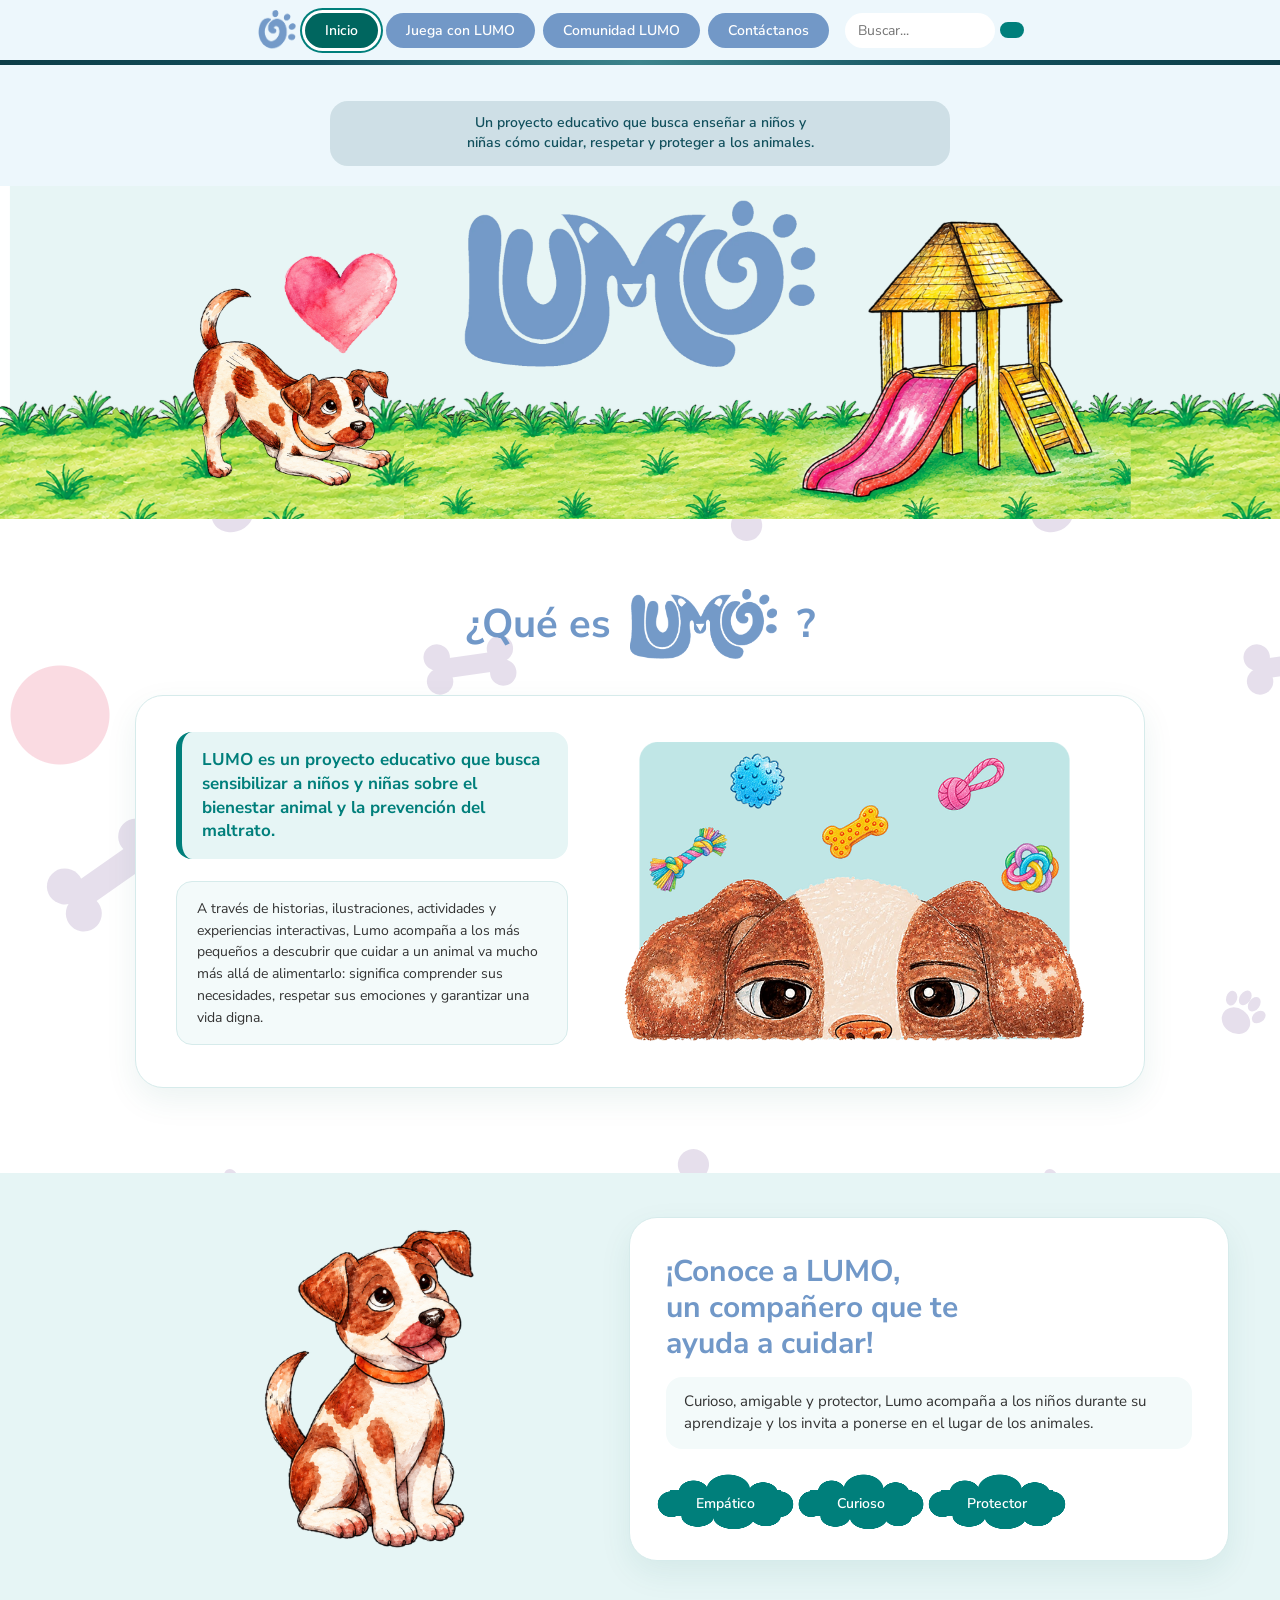
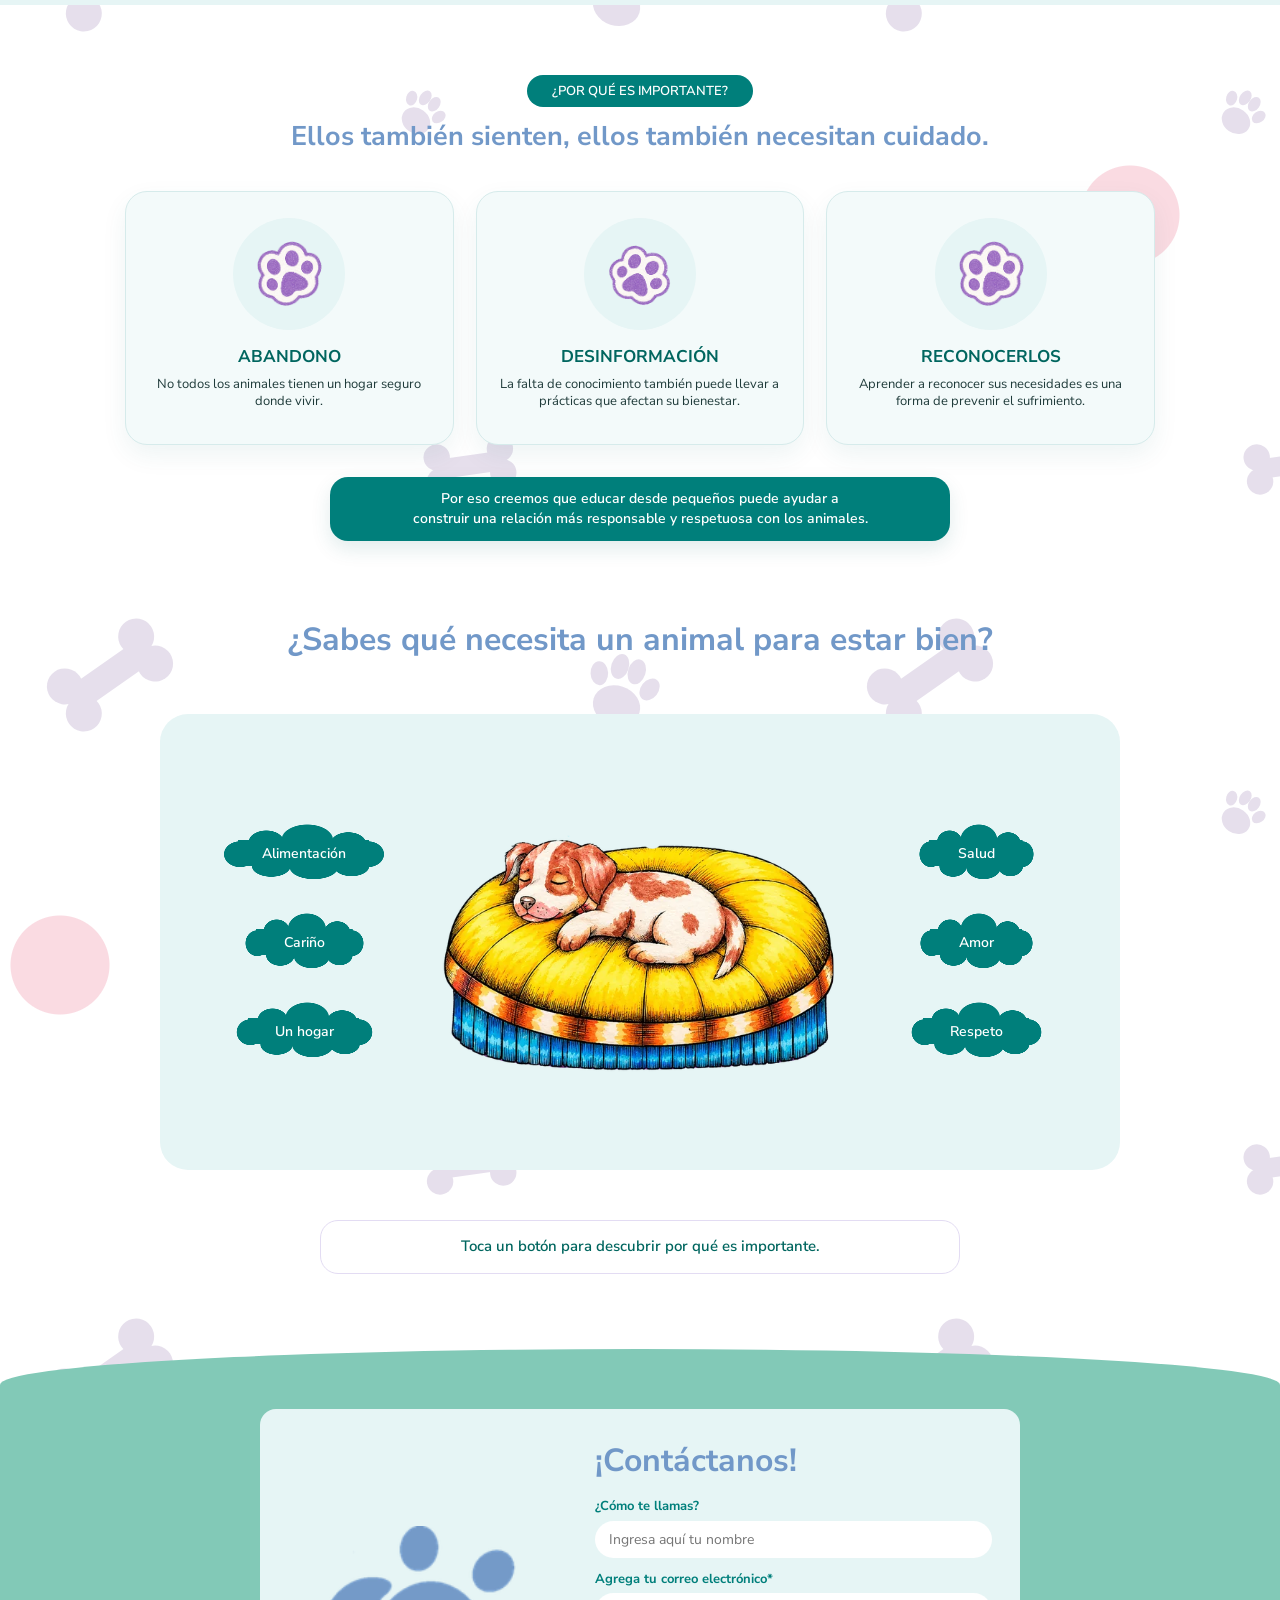
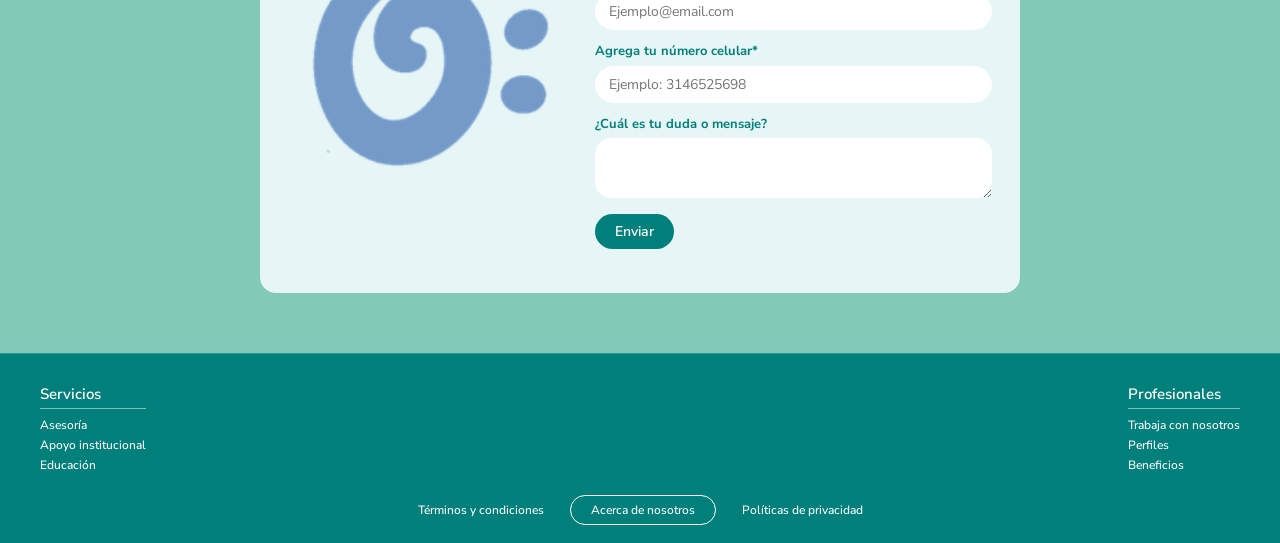
<file: LUMO_navegacion_v24/index.html>
<!DOCTYPE html>
<html lang="es">
<head>
  <meta charset="UTF-8">
  <meta name="viewport" content="width=device-width, initial-scale=1">

  <title>LUMO · Inicio</title>

  <link rel="preconnect" href="https://fonts.googleapis.com">
  <link rel="preconnect" href="https://fonts.gstatic.com" crossorigin>
  <link href="https://fonts.googleapis.com/css2?family=Nunito+Sans:opsz,wght@6..12,300;6..12,400;6..12,500;6..12,600;6..12,700;6..12,800&display=swap" rel="stylesheet">

  <link rel="stylesheet" href="Styles.css">
  <link rel="stylesheet" href="comunidad.css">
  <link rel="stylesheet" href="lumo-mejoras-2.css">
  <link rel="stylesheet" href="lumo-mejoras-3.css">
  <link rel="stylesheet" href="lumo-mejoras-4.css">
  <link rel="stylesheet" href="lumo-mejoras-5.css">
  <link rel="stylesheet" href="lumo-mejoras-6.css">
  <link rel="stylesheet" href="lumo-mejoras-6b.css">
  <link rel="stylesheet" href="lumo-mejoras-7.css">
  <link rel="stylesheet" href="lumo-mejoras-8.css">
  <link rel="stylesheet" href="lumo-mejoras-9.css">
  <link rel="stylesheet" href="lumo-mejoras-10.css">
  <link rel="stylesheet" href="lumo-mejoras-13.css">
  <link rel="stylesheet" href="lumo-mejoras-14.css">
  <link rel="stylesheet" href="lumo-mejoras-15.css">
  <link rel="stylesheet" href="lumo-mejoras-17.css">
  <link rel="stylesheet" href="lumo-mejoras-18.css">
  <link rel="stylesheet" href="lumo-mejoras-19.css">
  <link rel="stylesheet" href="lumo-mejoras-20.css">
</head>

<body>

  <!-- MENÚ -->
  <nav>
    <div class="ph" imagen="Logotipo.png" data-t="Logo LUMO" style="width:40px; height:40px; background-size:contain;"></div>

    <button class="on" id="goInicio">Inicio</button>
    <button id="goJuega" type="button">Juega con LUMO</button>
    <button id="goCommunity">Comunidad LUMO</button>
    <button id="goContact">Contáctanos</button>

    <!-- BUSCADOR -->
    <div class="search-box">
      <input type="text" id="searchInput" placeholder="Buscar...">
      <button id="searchBtn"></button>
    </div>
  </nav>

  <main>

    <!-- HERO / FOTO PRINCIPAL -->
    <section class="hero" id="inicio">
      <p class="intro">
        Un proyecto educativo que busca enseñar a niños y niñas cómo cuidar,
        respetar y proteger a los animales.
      </p>

      <div class="ph scene" imagen="CASA.png" data-t="Ilustración LUMO" style="width:100%; height:500px; min-height:0;"></div>
    </section>

    <!-- ¿QUÉ ES LUMO? -->
    <section class="about-lumo" id="que-es-lumo">
      <div class="section-title-logo">
        <span>¿Qué es</span>
        <div class="ph logo-inline" imagen="Logo grande.png" data-t="LUMO" style="width:170px; height:70px; background-size:contain;"></div>
        <span>?</span>
      </div>

      <div class="about-content">
        <div class="about-text">
          <p class="highlight-text">
            LUMO es un proyecto educativo que busca sensibilizar a niños y niñas
            sobre el bienestar animal y la prevención del maltrato.
          </p>
          <p>
            A través de historias, ilustraciones, actividades y experiencias
            interactivas, Lumo acompaña a los más pequeños a descubrir que cuidar
            a un animal va mucho más allá de alimentarlo: significa comprender
            sus necesidades, respetar sus emociones y garantizar una vida digna.
          </p>
        </div>

        <div class="ph about-image" imagen="perritocarainicio.png" data-t="Ilustración de LUMO" style="width:500px; height:300px; background-size:contain;"></div>
      </div>
    </section>

    <!-- CONOCE A LUMO -->
    <section class="meet-lumo" id="conoce-lumo">
      <div class="meet-image" style="display:flex; justify-content:center; align-items:center;">
        <div class="ph" imagen="lummmoo (2).png" data-t="LUMO" style="width:600px; height:400px; position:relative; left:60px;"></div>
      </div>

      <div class="meet-text">
        <h2>
          ¡Conoce a LUMO,<br>
          un compañero que te<br>
          ayuda a cuidar!
        </h2>

        <p>
          Curioso, amigable y protector, Lumo acompaña a los niños durante su
          aprendizaje y los invita a ponerse en el lugar de los animales.
        </p>

        <div class="lumo-buttons">
          <button>Empático</button>
          <button>Curioso</button>
          <button>Protector</button>
        </div>
      </div>
    </section>

    <!-- ¿POR QUÉ ES IMPORTANTE? -->
    <section class="important-section" id="por-que-importante">
      <div class="important-label">¿POR QUÉ ES IMPORTANTE?</div>

      <h2>Ellos también sienten, ellos también necesitan cuidado.</h2>

      <div class="important-items">
        <div class="important-card left">
          <div>
            <h3>ABANDONO</h3>
            <p>No todos los animales tienen un hogar seguro donde vivir.</p>
          </div>
          <div class="paw">
            <div class="ph" imagen="patitaizqinicio.png" data-t="Huella" style="width:110px; height:110px; background-size:contain;"></div>
          </div>
        </div>

        <div class="important-card right">
          <div class="paw">
            <div class="ph" imagen="patitaderinicio.png" data-t="Huella" style="width:120px; height:120px; background-size:contain;"></div>
          </div>
          <div>
            <h3>DESINFORMACIÓN</h3>
            <p>
              La falta de conocimiento también puede llevar a prácticas que
              afectan su bienestar.
            </p>
          </div>
        </div>

        <div class="important-card left">
          <div>
            <h3>RECONOCERLOS</h3>
            <p>
              Aprender a reconocer sus necesidades es una forma de prevenir
              el sufrimiento.
            </p>
          </div>
          <div class="paw">
            <div class="ph" imagen="patitaizqinicio.png" data-t="Huella" style="width:110px; height:110px; background-size:contain;"></div>
          </div>
        </div>
      </div>

      <p class="important-final">
        Por eso creemos que educar desde pequeños puede ayudar a construir
        una relación más responsable y respetuosa con los animales.
      </p>
    </section>

    <!-- ¿QUÉ NECESITA UN ANIMAL? -->
    <section class="wrap needs-section">
      <h2>¿Sabes qué necesita un animal para estar bien?</h2>

      <div class="need">
        <div>
          <button class="pill">Alimentación</button>
          <button class="pill">Cariño</button>
          <button class="pill">Un hogar</button>
        </div>

        <div class="ph" imagen="PERRO DORMIR.png" data-t="Lumo durmiendo · 500×400" style="width:400px; height:400px;"></div>

        <div>
          <button class="pill">Salud</button>
          <button class="pill">Amor</button>
          <button class="pill">Respeto</button>
        </div>
      </div>

      <p class="tip" id="tip">Toca un botón para descubrir por qué es importante.</p>
    </section>

    <!-- COMUNIDAD LUMO -->
    <section class="community-section" id="comunidad-lumo">

      <div class="community-hero">
        <div class="community-hero-text">
          <span class="community-kicker">LUMO · COMUNIDAD</span>
          <h2>Nadie debería recorrer este camino a solas.</h2>
          <p>Un lugar para compartir el amor por los animales, encontrar apoyo y ayudar a quienes más lo necesitan.</p>
          <a class="community-main-link" href="#comunidad-accesos">Conecta con la comunidad ↓</a>
        </div>
        <div class="ph community-hero-image" imagen="NIÑA Y PERRITO PAPA.jpg" data-t="Ilustración principal de Comunidad LUMO"></div>
      </div>

      <div class="community-inner" id="comunidad-accesos">
        <h2>Siempre hay una forma de estar cerca</h2>
        <p class="community-subtitle">Encuentra el espacio que necesitas hoy.</p>

        <div class="community-shortcuts">
          <a class="community-shortcut" href="#acompanamiento">
            <span class="community-symbol">♡</span>
            <h3>Acompañamiento</h3>
            <p>Un espacio para encontrar orientación en momentos difíciles.</p>
            <span class="community-arrow">Encontrar apoyo →</span>
          </a>

          <a class="community-shortcut" href="#ayudar">
            <span class="community-symbol">✿</span>
            <h3>Quiero ayudar</h3>
            <p>Conoce fundaciones, adopciones y oportunidades de voluntariado.</p>
            <span class="community-arrow">Descubrir iniciativas →</span>
          </a>

          <a class="community-shortcut" href="#historias">
            <span class="community-symbol">♡</span>
            <h3>Compartir</h3>
            <p>Historias, aprendizajes y pequeños cambios que nos unen.</p>
            <span class="community-arrow">Ver historias →</span>
          </a>
        </div>
      </div>

      <section class="community-support" id="acompanamiento">
        <div class="ph community-support-image" imagen="ABANDONO.jpg" data-t="Ilustración de acompañamiento emocional"></div>
        <div class="community-support-copy">
          <span class="community-kicker">AQUÍ TE ACOMPAÑAMOS</span>
          <h2>Si hoy necesitas un poquito de apoyo…</h2>
          <p>La pérdida o desaparición de un animal querido puede ser muy dolorosa. Aquí puedes encontrar recursos para orientarte y saber a dónde acudir.</p>
          <div class="support-options">
            <a href="#mascota-extraviada">Estoy buscando a mi mascota</a>
            <a href="#recursos-duelo">Estoy viviendo su ausencia</a>
          </div>
        </div>
      </section>

      <div class="community-inner support-details" id="mascota-extraviada">
        <article class="support-detail">
          <h3>¿Tu mascota está extraviada?</h3>
          <p>Organiza la información de búsqueda, prepara una publicación con una foto reciente y características claras, y contacta a refugios y entidades locales.</p>
          <a href="https://animalesbog.gov.co/" target="_blank" rel="noopener noreferrer">Consultar recursos oficiales en Bogotá ↗</a>
        </article>

        <article class="support-detail" id="recursos-duelo">
          <h3>¿Estás viviendo un duelo?</h3>
          <p>Tu vínculo con tu animal es importante. Puedes buscar orientación especializada y espacios de apoyo que comprendan la pérdida de un compañero animal.</p>
          <a href="https://duelo-animal.com/" target="_blank" rel="noopener noreferrer">Conocer Duelo Animal ↗</a>
        </article>
      </div>

      <!-- FUNDACIONES Y ORGANIZACIONES -->
      <div class="community-inner" id="ayudar">
        <div class="community-carousel-heading">
          <div>
            <h2>Hay muchas formas de cambiar una vida</h2>
            <p class="community-subtitle">Conoce iniciativas de protección animal y descubre cómo puedes participar.</p>
          </div>

          <div class="community-carousel-controls" aria-label="Controles de fundaciones y organizaciones">
            <button type="button" class="foundation-scroll" data-direction="-1" aria-label="Ver organizaciones anteriores">←</button>
            <button type="button" class="foundation-scroll" data-direction="1" aria-label="Ver más organizaciones">→</button>
          </div>
        </div>

        <div class="community-grid" id="foundationsTrack">

          <article class="community-card">
            <div class="ph community-card-image" imagen="2.jpg" data-t="Imagen de adopción responsable"></div>
            <div class="community-card-copy">
              <span class="community-tag">ADOPCIÓN Y PROTECCIÓN</span>
              <h3>Instituto Distrital de Protección y Bienestar Animal</h3>
              <p>Consulta servicios, orientación y programas oficiales de protección animal en Bogotá.</p>
              <a href="https://animalesbog.gov.co/" target="_blank" rel="noopener noreferrer">Visitar sitio oficial ↗</a>
            </div>
          </article>

          <article class="community-card">
            <div class="ph community-card-image" imagen="4.jpg" data-t="Imagen de voluntariado animal"></div>
            <div class="community-card-copy">
              <span class="community-tag">VOLUNTARIADO</span>
              <h3>Somos una misma Manada</h3>
              <p>Conoce el programa de voluntariado del IDPYBA y consulta sus requisitos y convocatorias vigentes.</p>
              <a href="https://animalesbog.gov.co/atencion-y-servicios-a-la-ciudadania/aprende/somos-una-misma-manada-voluntariado" target="_blank" rel="noopener noreferrer">Conocer el programa ↗</a>
            </div>
          </article>

          <article class="community-card">
            <div class="ph community-card-image" imagen="RESCATAME.jpg" data-t="Imagen de perros y gatos rescatados por Fundación Rescátame"></div>
            <div class="community-card-copy">
              <span class="community-tag">RESCATE Y ADOPCIÓN</span>
              <h3>Fundación Rescátame</h3>
              <p>Rescata y protege perros y gatos en situación de abandono o maltrato en Bogotá, y promueve su adopción responsable.</p>
              <a href="https://fundacionrescatame.org/" target="_blank" rel="noopener noreferrer">Visitar página web ↗</a>
              <a class="community-secondary-link" href="https://www.instagram.com/rescatamebogota/?hl=es" target="_blank" rel="noopener noreferrer">Instagram ↗</a>
            </div>
          </article>

          <article class="community-card">
            <div class="ph community-card-image" imagen="5.jpg" data-t="Imagen de animales acogidos por ADA Colombia"></div>
            <div class="community-card-copy">
              <span class="community-tag">REFUGIO Y ADOPCIÓN</span>
              <h3>ADA Colombia</h3>
              <p>Refugio en Bogotá que brinda cuidado a más de 100 animales y se enfoca en rescates médicos y adopciones responsables.</p>
              <a href="https://www.instagram.com/ada_colombia/" target="_blank" rel="noopener noreferrer">Conocer en Instagram ↗</a>
            </div>
          </article>

          <article class="community-card">
            <div class="ph community-card-image" imagen="7.jpg" data-t="Imagen de brigada de rescate animal de Dogpack Fundación Animalista"></div>
            <div class="community-card-copy">
              <span class="community-tag">RESCATE Y ESTERILIZACIÓN</span>
              <h3>Dogpack Fundación Animalista</h3>
              <p>Realiza rescates, brigadas de esterilización y acompañamiento a animales vulnerables en Bogotá y otras regiones.</p>
              <a href="https://www.instagram.com/dogpackoficial/?hl=es-la" target="_blank" rel="noopener noreferrer">Conocer en Instagram ↗</a>
            </div>
          </article>

          <article class="community-card">
            <div class="ph community-card-image" imagen="6.jpg" data-t="Imagen de perros y gatos del Refugio Milagrinos"></div>
            <div class="community-card-copy">
              <span class="community-tag">SANTUARIO Y PROTECCIÓN</span>
              <h3>Refugio Milagrinos</h3>
              <p>Santuario y organización sin ánimo de lucro que acoge a cientos de perros y gatos en Bogotá.</p>
              <a href="https://www.milagrinos.org/" target="_blank" rel="noopener noreferrer">Visitar página web ↗</a>
              <a class="community-secondary-link" href="https://www.instagram.com/milagrinos/" target="_blank" rel="noopener noreferrer">Instagram ↗</a>
            </div>
          </article>

          <article class="community-card">
            <div class="ph community-card-image" imagen="8.jpg" data-t="Imagen de una historia de adopción de un perro mestizo"></div>
            <div class="community-card-copy">
              <span class="community-tag">HISTORIAS DE ADOPCIÓN</span>
              <h3>Historias sin Raza</h3>
              <p>Proyecto audiovisual que visibiliza a perros y gatos mestizos que esperan una familia y promueve su dignidad.</p>
              <a href="https://www.tiktok.com/@historiassinraza" target="_blank" rel="noopener noreferrer">Ver en TikTok ↗</a>
              <a class="community-secondary-link" href="https://www.instagram.com/historiassinrazacol/?__d=dist" target="_blank" rel="noopener noreferrer">Instagram Colombia ↗</a>
              <a class="community-secondary-link" href="https://www.instagram.com/historiassinraza/?hl=es" target="_blank" rel="noopener noreferrer">Instagram global ↗</a>
            </div>
          </article>

          <article class="community-card">
            <div class="ph community-card-image" imagen="9.jpg" data-t="Imagen de una campaña de protección animal"></div>
            <div class="community-card-copy">
              <span class="community-tag">CAMPAÑAS Y CAUSAS</span>
              <h3>Apoya una causa</h3>
              <p>Difunde campañas responsables, jornadas de bienestar animal y actividades educativas.</p>
              <a href="https://animalesbog.gov.co/" target="_blank" rel="noopener noreferrer">Encontrar iniciativas ↗</a>
            </div>
          </article>

        </div>

        <p class="community-note">Antes de sumarte a una campaña, verifica la identidad de la organización, sus datos de contacto y el destino de las donaciones.</p>
      </div>

      <!-- PEQUEÑAS HISTORIAS, GRANDES VÍNCULOS -->
      <div class="community-inner stories-section" id="historias">
        <div class="stories-heading">
          <div>
            <span class="community-kicker">HISTORIAS QUE NOS UNEN</span>
            <h2>Pequeñas historias, grandes vínculos</h2>
            <p class="community-subtitle">Un espacio para celebrar el cuidado, la adopción y los reencuentros.</p>
          </div>

          <div class="stories-controls" aria-label="Controles de historias">
            <button type="button" class="story-scroll" data-direction="-1" aria-label="Ver historias anteriores">←</button>
            <button type="button" class="story-scroll" data-direction="1" aria-label="Ver más historias">→</button>
          </div>
        </div>

        <div class="stories-track" id="storiesTrack">

          <article class="story-card">
            <div class="ph story-image" imagen="21.jpg" data-t="Foto real de un reencuentro entre una mascota y su familia"></div>
            <h3>Historias de reencuentro</h3>
            <p>Experiencias que nos recuerdan la importancia de cuidar y proteger.</p>
          </article>

          <article class="story-card">
            <div class="ph story-image" imagen="22.jpg" data-t="Foto real de una adopción responsable"></div>
            <h3>Nuevos comienzos</h3>
            <p>Adopciones responsables que abren la puerta a nuevos vínculos.</p>
          </article>

          <article class="story-card">
            <div class="ph story-image" imagen="23.jpg" data-t="Foto real de personas voluntarias ayudando animales"></div>
            <h3>Personas que ayudan</h3>
            <p>Pequeñas acciones de la comunidad que generan cambios reales.</p>
          </article>

          <article class="story-card">
            <div class="ph story-image" imagen="27.jpg" data-t="Foto real de una familia cuidando a su mascota en casa"></div>
            <h3>Cuidar cada día</h3>
            <p>Gestos cotidianos que hacen que los animales vivan mejor.</p>
          </article>

          <article class="story-card">
            <div class="ph story-image" imagen="25.jpg" data-t="Foto real de una persona jugando con su mascota"></div>
            <h3>Jugar también es cuidar</h3>
            <p>El juego y el ejercicio ayudan a que nuestras mascotas estén activas y felices.</p>
          </article>

          <article class="story-card">
            <div class="ph story-image" imagen="26.jpg" data-t="Foto real de una mascota tomando agua y comiendo"></div>
            <h3>Sus necesidades importan</h3>
            <p>Agua limpia, alimentación adecuada y un lugar seguro son parte del bienestar.</p>
          </article>

          <article class="story-card">
            <div class="ph story-image" imagen="24.jpg" data-t="Foto real de una mascota en una revisión veterinaria"></div>
            <h3>Salud y prevención</h3>
            <p>Las revisiones veterinarias y las vacunas también son formas de demostrar amor.</p>
          </article>

          <article class="story-card">
            <div class="ph story-image" imagen="30.jpg" data-t="Foto real de una familia paseando de forma segura con su perro"></div>
            <h3>Paseos seguros</h3>
            <p>Salir juntos, usar correa cuando corresponde y respetar su ritmo fortalece el vínculo.</p>
          </article>

          <article class="story-card">
            <div class="ph story-image" imagen="28.jpg" data-t="Foto real de una familia abrazando a su mascota"></div>
            <h3>El amor está en los detalles</h3>
            <p>La paciencia, el respeto y el cariño construyen una relación de confianza.</p>
          </article>

          <article class="story-card story-share-card">
            <div class="ph story-image" imagen="29.jpg" data-t="Espacio para una foto compartida por la comunidad LUMO"></div>
            <h3>Comparte aquí tu foto con tu mascota</h3>
            <p>¿Tienes una historia bonita? Escríbenos desde el formulario de contacto para que tu experiencia pueda inspirar a otras familias.</p>
            <a href="#contacto">Quiero compartir mi historia ↗</a>
          </article>

        </div>
      </div>

      <!-- REDES DE LUMO -->
      <section class="community-social">
        <div class="ph community-social-image" imagen="PARQUE CON NIÑA Y PERRO.jpg" data-t="Ilustración de la comunidad LUMO"></div>
        <div class="community-social-copy">
          <h2>LUMO también se construye contigo.</h2>
          <p>Síguenos, comparte nuestras causas y ayúdanos a llegar más lejos.</p>
          <div class="social-links">
            <!-- Reemplaza # por los enlaces oficiales de las redes de LUMO -->
            <a href="#" class="social-icon ig" aria-label="Instagram de LUMO" title="Instagram"><svg viewBox="0 0 24 24" width="26" height="26" fill="none" stroke="currentColor" stroke-width="2" aria-hidden="true"><rect x="3" y="3" width="18" height="18" rx="5"/><circle cx="12" cy="12" r="4.2"/><circle cx="17.4" cy="6.6" r="1.1" fill="currentColor" stroke="none"/></svg></a>
            <a href="#" class="social-icon fb" aria-label="Facebook de LUMO" title="Facebook"><svg viewBox="0 0 320 512" width="26" height="26" fill="currentColor" aria-hidden="true"><path d="M279.14 288l14.22-92.66h-88.91v-60.13c0-25.35 12.42-50.06 52.24-50.06h40.42V6.26S260.43 0 225.36 0c-73.22 0-121.08 44.38-121.08 124.72v70.62H22.89V288h81.39v224h100.17V288z"/></svg></a>
            <a href="#" class="social-icon tt" aria-label="TikTok de LUMO" title="TikTok"><svg viewBox="0 0 24 24" width="26" height="26" fill="currentColor" aria-hidden="true"><path d="M12.525.02c1.31-.02 2.61-.01 3.91-.02.08 1.53.63 3.09 1.75 4.17 1.12 1.11 2.7 1.62 4.24 1.79v4.03c-1.44-.05-2.89-.35-4.2-.97-.57-.26-1.1-.59-1.62-.93-.01 2.92.01 5.84-.02 8.75-.08 1.4-.54 2.79-1.35 3.94-1.31 1.92-3.58 3.17-5.91 3.21-1.43.08-2.86-.31-4.08-1.03-2.02-1.19-3.44-3.37-3.65-5.71-.02-.5-.03-1-.01-1.49.18-1.9 1.12-3.72 2.58-4.96 1.66-1.44 3.98-2.13 6.15-1.72.02 1.48-.04 2.96-.04 4.44-.99-.32-2.15-.23-3.02.37-.63.41-1.11 1.04-1.36 1.75-.21.51-.15 1.07-.14 1.61.24 1.64 1.82 3.02 3.5 2.87 1.12-.01 2.19-.66 2.77-1.61.19-.33.4-.67.41-1.06.1-1.79.06-3.57.07-5.36.01-4.03-.01-8.05.02-12.07z"/></svg></a>
            <a href="#" class="social-icon yt" aria-label="YouTube de LUMO" title="YouTube"><svg viewBox="0 0 24 24" width="26" height="26" fill="currentColor" aria-hidden="true"><path d="M23.498 6.186a3.016 3.016 0 0 0-2.122-2.136C19.505 3.545 12 3.545 12 3.545s-7.505 0-9.377.505A3.017 3.017 0 0 0 .502 6.186C0 8.07 0 12 0 12s0 3.93.502 5.814a3.016 3.016 0 0 0 2.122 2.136c1.871.505 9.376.505 9.376.505s7.505 0 9.377-.505a3.015 3.015 0 0 0 2.122-2.136C24 15.93 24 12 24 12s0-3.93-.502-5.814zM9.545 15.568V8.432L15.818 12l-6.273 3.568z"/></svg></a>
          </div>
        </div>
      </section>

    </section>

    <!-- CONTACTO -->
    <section class="contact" id="contacto">
      <div class="card">
        <div class="ph" imagen="Logotipo.png" data-t="Logo LUMO grande" style="width:100%; height:250px; background-size:contain;"></div>

        <form novalidate>
          <h2 style="text-align:left;margin:0">¡Contáctanos!</h2>

          <label for="n1">¿Cómo te llamas?</label>
          <input id="n1" name="nombre" placeholder="Ingresa aquí tu nombre" required>

          <label for="e1">Agrega tu correo electrónico*</label>
          <input id="e1" name="email" type="email" placeholder="Ejemplo@email.com" required>

          <label for="c1">Agrega tu número celular*</label>
          <input id="c1" name="cel" type="tel" placeholder="Ejemplo: 3146525698" required>

          <label for="m1">¿Cuál es tu duda o mensaje?</label>
          <textarea id="m1" name="msg"></textarea>

          <button type="submit">Enviar</button>
          <p class="msg"></p>
        </form>
      </div>
    </section>

  </main>

  <!-- FOOTER -->
  <footer>
    <div class="cols">
      <div>
        <h4>Servicios</h4>
        <button class="lk" data-d="Asesoría">Asesoría</button>
        <button class="lk" data-d="Apoyo institucional">Apoyo institucional</button>
        <button class="lk" data-d="Educación">Educación</button>
      </div>

      <div>
        <h4>Profesionales</h4>
        <button class="lk" data-d="Trabaja con nosotros">Trabaja con nosotros</button>
        <button class="lk" data-d="Perfiles">Perfiles</button>
        <button class="lk" data-d="Beneficios">Beneficios</button>
      </div>
    </div>

    <div class="ft">
      <button class="lk" data-d="Términos y condiciones">Términos y condiciones</button>
      <button class="lk out" data-d="Acerca de nosotros">Acerca de nosotros</button>
      <button class="lk" data-d="Políticas de privacidad">Políticas de privacidad</button>
    </div>
  </footer>

  <!-- VENTANA DEL FOOTER -->
  <dialog>
    <h3 id="dt"></h3>
    <p></p>
    <form method="dialog">
      <button>Cerrar</button>
    </form>
  </dialog>

  <script>
    const $ = selector => document.querySelector(selector);
    const $$ = selector => [...document.querySelectorAll(selector)];

    /* =====================================================
       NAVEGACIÓN POR PANTALLAS, SIN RECARGAR EL NAVEGADOR
       ===================================================== */
    const main = $('main');
    const sections = {
      inicio: ['#inicio', '#que-es-lumo', '#conoce-lumo', '#por-que-importante', '.needs-section'],
      juega: [],
      comunidad: ['#comunidad-lumo'],
      contacto: []
    };
    const views = {};

    Object.entries(sections).forEach(([name, selectors]) => {
      const view = document.createElement('div');
      view.className = 'lumo-view';
      view.dataset.view = name;
      main.appendChild(view);
      views[name] = view;
      selectors.forEach(selector => {
        const section = $(selector);
        if (section) view.appendChild(section);
      });
    });

    views.juega.innerHTML = `
      <section class="juega-section">
        <div class="section-title-logo juega-title" role="heading" aria-level="1">
          <span>¡Juguemos con</span>
          <div class="ph logo-inline" imagen="Logo grande.png" data-t="LUMO" style="width:170px; height:70px; background-size:contain;"></div>
          <span>!</span>
        </div>

        <!-- MENÚ DE JUEGOS -->
        <div class="juegos-menu">
          <div class="juego-opcion">
            <button type="button" class="juego-pill on" data-juego="veterinario" aria-pressed="true">Visita al veterinario</button>
            <p>Lleva a LUMO al veterinario y aprende cómo mantenerlo sano.</p>
          </div>
          <div class="juego-opcion">
            <button type="button" class="juego-pill" data-juego="cuida" aria-pressed="false">Cuida a LUMO</button>
            <p>Dale de comer, agua y cariño a tu compañero de aventuras.</p>
          </div>
        </div>

        <!-- JUEGO: CUIDA A LUMO -->
        <div class="juego-panel" data-juego="cuida" hidden>
        <div class="jg-card" id="jgCard">
          <div class="jg-stage">
            <div class="jg-bubble" id="jgBubble" aria-live="polite">¡Hola! Soy LUMO. ¿Jugamos?</div>
            <div class="ph jg-lumo" id="jgLumo" data-t="LUMO feliz" role="img" aria-label="LUMO feliz"></div>
            <div class="jg-estado" id="jgEstado">😊 LUMO está feliz</div>
          </div>

          <div class="jg-panel">
            <div class="jg-bars">
              <div class="jg-bar" data-stat="comida">
                <div class="jg-bar-top"><span>🍖 Comida</span><span class="jg-pct">70%</span></div>
                <div class="jg-track" role="progressbar" aria-label="Comida" aria-valuemin="0" aria-valuemax="100" aria-valuenow="70"><div class="jg-fill"></div></div>
              </div>
              <div class="jg-bar" data-stat="agua">
                <div class="jg-bar-top"><span>💧 Agua</span><span class="jg-pct">70%</span></div>
                <div class="jg-track" role="progressbar" aria-label="Agua" aria-valuemin="0" aria-valuemax="100" aria-valuenow="70"><div class="jg-fill"></div></div>
              </div>
              <div class="jg-bar" data-stat="diversion">
                <div class="jg-bar-top"><span>🎾 Diversión</span><span class="jg-pct">70%</span></div>
                <div class="jg-track" role="progressbar" aria-label="Diversión" aria-valuemin="0" aria-valuemax="100" aria-valuenow="70"><div class="jg-fill"></div></div>
              </div>
              <div class="jg-bar" data-stat="carino">
                <div class="jg-bar-top"><span>💗 Cariño</span><span class="jg-pct">70%</span></div>
                <div class="jg-track" role="progressbar" aria-label="Cariño" aria-valuemin="0" aria-valuemax="100" aria-valuenow="70"><div class="jg-fill"></div></div>
              </div>
            </div>

            <div class="jg-actions">
              <button type="button" class="jg-btn" data-act="comer">🍖 Dar de comer</button>
              <button type="button" class="jg-btn" data-act="agua">💧 Dar agua</button>
              <button type="button" class="jg-btn" data-act="jugar">🎾 Jugar</button>
              <button type="button" class="jg-btn" data-act="consentir">🤗 Consentir</button>
              <button type="button" class="jg-btn jg-btn-no" data-act="pegar">✋ Pegar</button>
            </div>

            <p class="jg-tip" id="jgTip">Cuida a LUMO como cuidarías a una mascota de verdad.</p>

            <div class="jg-foot">
              <p class="jg-note">Para papás: el botón “Pegar” existe para que los niños vean cómo se siente un animal cuando lo lastiman. Pueden conversarlo juntos.</p>
              <button type="button" class="jg-reset" id="jgReset">Empezar de nuevo</button>
            </div>
          </div>
        </div>
        </div>

        <!-- JUEGO: VISITA AL VETERINARIO -->
        <div class="juego-panel" id="veCard" data-juego="veterinario">
          <div class="jg-card">
            <div class="jg-stage" id="veStage">
              <div class="jg-bubble" id="veBubble" aria-live="polite"></div>
              <div class="ph jg-lumo" id="veEscena" data-t="LUMO en el consultorio" role="img" aria-label="LUMO en el consultorio"></div>
              <div class="jg-estado" id="vePaso">Pregunta 1 de 6</div>
            </div>
            <div class="jg-panel">
              <p class="av-texto">Elige el instrumento correcto y llévalo hasta LUMO. Toca o arrastra.</p>
              <div class="jg-bar" data-stat="tranquilo">
                <div class="jg-bar-top"><span>😌 Tranquilidad</span><span class="jg-pct">70%</span></div>
                <div class="jg-track" role="progressbar" aria-label="Tranquilidad" aria-valuemin="0" aria-valuemax="100" aria-valuenow="70"><div class="jg-fill"></div></div>
              </div>
              <div class="ve-bandeja" id="veBandeja">
                <button type="button" class="ve-instr" data-instr="estetoscopio"><div class="ph" imagen="14.png" data-t="Estetoscopio" style="width:84px; height:84px; min-height:0;"></div><span>Estetoscopio</span></button>
                <button type="button" class="ve-instr" data-instr="termometro"><div class="ph" imagen="15.png" data-t="Termómetro" style="width:84px; height:84px; min-height:0;"></div><span>Termómetro</span></button>
                <button type="button" class="ve-instr" data-instr="bascula"><div class="ph" imagen="11.png" data-t="Báscula" style="width:84px; height:84px; min-height:0;"></div><span>Báscula</span></button>
                <button type="button" class="ve-instr" data-instr="otoscopio"><div class="ph" imagen="12.png" data-t="Otoscopio" style="width:84px; height:84px; min-height:0;"></div><span>Otoscopio</span></button>
                <button type="button" class="ve-instr" data-instr="linterna"><div class="ph" imagen="16.png" data-t="Linterna" style="width:84px; height:84px; min-height:0;"></div><span>Linterna</span></button>
                <button type="button" class="ve-instr" data-instr="vacuna"><div class="ph" imagen="13.png" data-t="Vacuna" style="width:84px; height:84px; min-height:0;"></div><span>Vacuna</span></button>
              </div>
              <button type="button" class="jg-btn ve-calmar" id="veCalmar">🤗 Calmar a LUMO</button>
              <p class="jg-tip" id="veTip"></p>
              <div class="av-feedback ok" id="veCarnet" hidden></div>
            </div>
          </div>
        </div>

        <!-- EXPLORA MÁS DE NUESTRO MUNDO LUMO (contenido incrustado, sin salir de la página) -->
        <div class="lumo-mundo">
          <div class="lumo-mundo-caja">
            <h2>¡Explora más de nuestro mundo LUMO!</h2>
            <p>Encuentra más educación de manera didáctica y colorida.</p>
          </div>
          <h3 class="lumo-mundo-sub">¡Explora nuestro libro digital!</h3>
          <div class="lumo-embed-marco lumo-mundo-github lumo-escala" data-ancho="1280" data-alto="800">
            <iframe src="https://angelabarrera0407.github.io/LUMO-PRODUCTO-EDITORIAL/" title="Producto editorial de LUMO" loading="lazy" allowfullscreen></iframe>
          </div>
          <h3 class="lumo-mundo-sub lumo-mundo-sub-2">¿Qué te parece si descubrimos el camino para cuidar a un animalito?</h3>
          <div class="lumo-embed-marco lumo-mundo-adobe">
            <iframe src="https://indd.adobe.com/view/d69542f7-9149-4b0e-a9a7-a8ce5084fdc5" title="Material interactivo de LUMO" loading="lazy" allowfullscreen></iframe>
          </div>
        </div>
      </section>`;

    const contact = $('#contacto');
    function showView(name, shouldScroll = true) {
      const current = views[name] || views.inicio;
      current.appendChild(contact);
      Object.values(views).forEach(view => {
        const active = view === current;
        view.classList.toggle('active', active);
        view.setAttribute('aria-hidden', String(!active));
      });
      const buttons = {
        inicio: $('#goInicio'), juega: $('#goJuega'),
        comunidad: $('#goCommunity'), contacto: $('#goContact')
      };
      $$('nav button').forEach(button => button.classList.remove('on'));
      if (buttons[name]) buttons[name].classList.add('on');
      if (shouldScroll) window.scrollTo({ top: 0, behavior: 'smooth' });
      document.title = 'LUMO · ' + ({inicio:'Inicio', juega:'Juega con LUMO', comunidad:'Comunidad LUMO', contacto:'Contáctanos'}[name] || 'Inicio');
    }

    $('#goInicio').addEventListener('click', () => showView('inicio'));
    $('#goJuega').addEventListener('click', () => showView('juega'));
    $('#goCommunity').addEventListener('click', () => showView('comunidad'));
    $('#goContact').addEventListener('click', () => showView('contacto'));
    showView('inicio', false);

    /* Enlaces internos de Comunidad: desplazan dentro de su pantalla */
    $$('a[href^="#"]').forEach(link => {
      link.addEventListener('click', event => {
        const target = $(link.getAttribute('href'));
        if (!target) return;
        event.preventDefault();
        target.scrollIntoView({ behavior: 'smooth', block: 'start' });
      });
    });

    /* Carrusel de fundaciones: conserva la cuadrícula 2 x 2 */
    $$('.foundation-scroll').forEach(button => {
      button.addEventListener('click', () => {
        const track = $('#foundationsTrack');
        if (track) track.scrollBy({ left: Number(button.dataset.direction) * track.clientWidth, behavior: 'smooth' });
      });
    });

    /* Carrusel de historias */
    $$('.story-scroll').forEach(button => {
      button.addEventListener('click', () => {
        const track = $('#storiesTrack');
        if (track) track.scrollBy({ left: Number(button.dataset.direction) * 300, behavior: 'smooth' });
      });
    });

    /* Interacción de necesidades de los animales */
    const needs = {
      'Alimentación': 'Necesita comida y agua fresca todos los días.',
      'Cariño': 'Las caricias y el juego le dan confianza.',
      'Un hogar': 'Un lugar seguro y abrigado donde descansar.',
      'Salud': 'Vacunas y visitas al veterinario lo mantienen sano.',
      'Amor': 'Los animales sienten y merecen ser queridos.',
      'Respeto': 'Nunca se les grita ni se les golpea.'
    };
    $$('.need .pill').forEach(button => button.addEventListener('click', () => {
      $$('.need .pill').forEach(item => item.classList.remove('on'));
      button.classList.add('on');
      const name = button.textContent.trim();
      const tip = $('#tip');
      if (tip) tip.textContent = name + ': ' + needs[name];
    }));

    /* Formulario de contacto */
    const contactForm = $('#contacto form');
    if (contactForm) contactForm.addEventListener('submit', event => {
      event.preventDefault();
      const message = contactForm.querySelector('.msg');
      if (!contactForm.checkValidity()) {
        message.textContent = 'Completa los campos obligatorios con un correo válido.';
        message.className = 'msg err';
        return;
      }
      message.textContent = '¡Gracias! Te contactaremos pronto 🐾';
      message.className = 'msg ok';
      contactForm.reset();
    });

    /* Ventanas informativas del footer */
    $$('footer [data-d]').forEach(button => button.addEventListener('click', () => {
      $('#dt').textContent = button.dataset.d;
      $('dialog').showModal();
    }));

    /* Buscador: encuentra contenido y abre la pantalla correspondiente */
    function searchContent() {
      const query = $('#searchInput').value.trim().toLowerCase();
      if (!query) return;
      const found = $$('main h1, main h2, main h3, main p, main button, main label').find(element => element.textContent.toLowerCase().includes(query));
      if (!found) { alert('No encontramos "' + query + '" en esta página.'); return; }
      const view = found.closest('.lumo-view');
      if (view) showView(view.dataset.view, false);
      found.scrollIntoView({ behavior: 'smooth', block: 'center' });
    }
    $('#searchBtn').addEventListener('click', searchContent);
    $('#searchInput').addEventListener('keydown', event => { if (event.key === 'Enter') searchContent(); });

    /* Carga de imágenes desde la carpeta img */
    $$('[imagen]').forEach(element => {
      const filename = element.getAttribute('imagen').trim();
      if (!filename) return;
      const image = new Image();
      image.onload = () => {
        element.style.setProperty('--img', 'url("' + encodeURI('img/' + filename) + '")');
        element.classList.add('con-img');
        /* La portada toma la proporción real de su imagen (así nunca se recorta) */
        if (element.classList.contains('scene')) element.style.aspectRatio = image.naturalWidth + ' / ' + image.naturalHeight;
      };
      image.src = 'img/' + filename;
    });


  </script>
  <script src="juego.js"></script>
  <script src="veterinario.js"></script>
  <script src="embed-escala.js"></script>

</body>
</html>
</file>
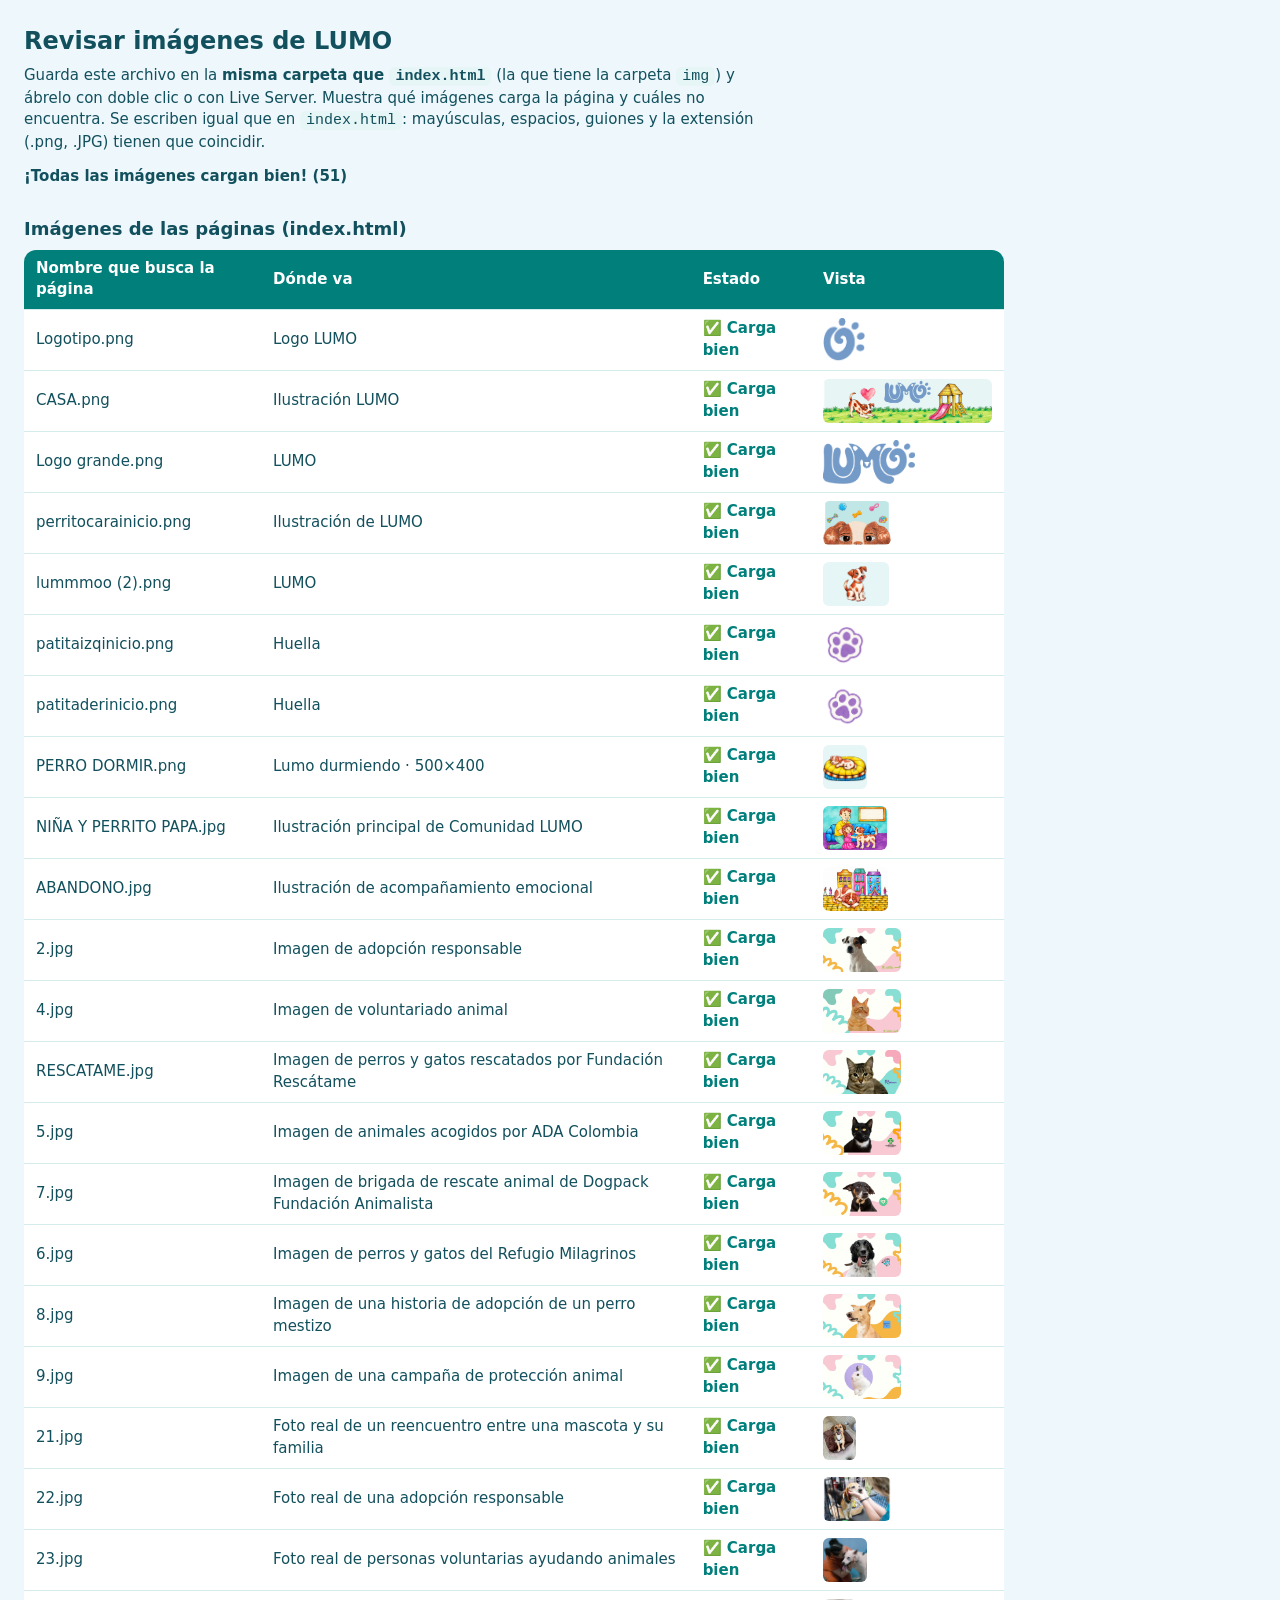
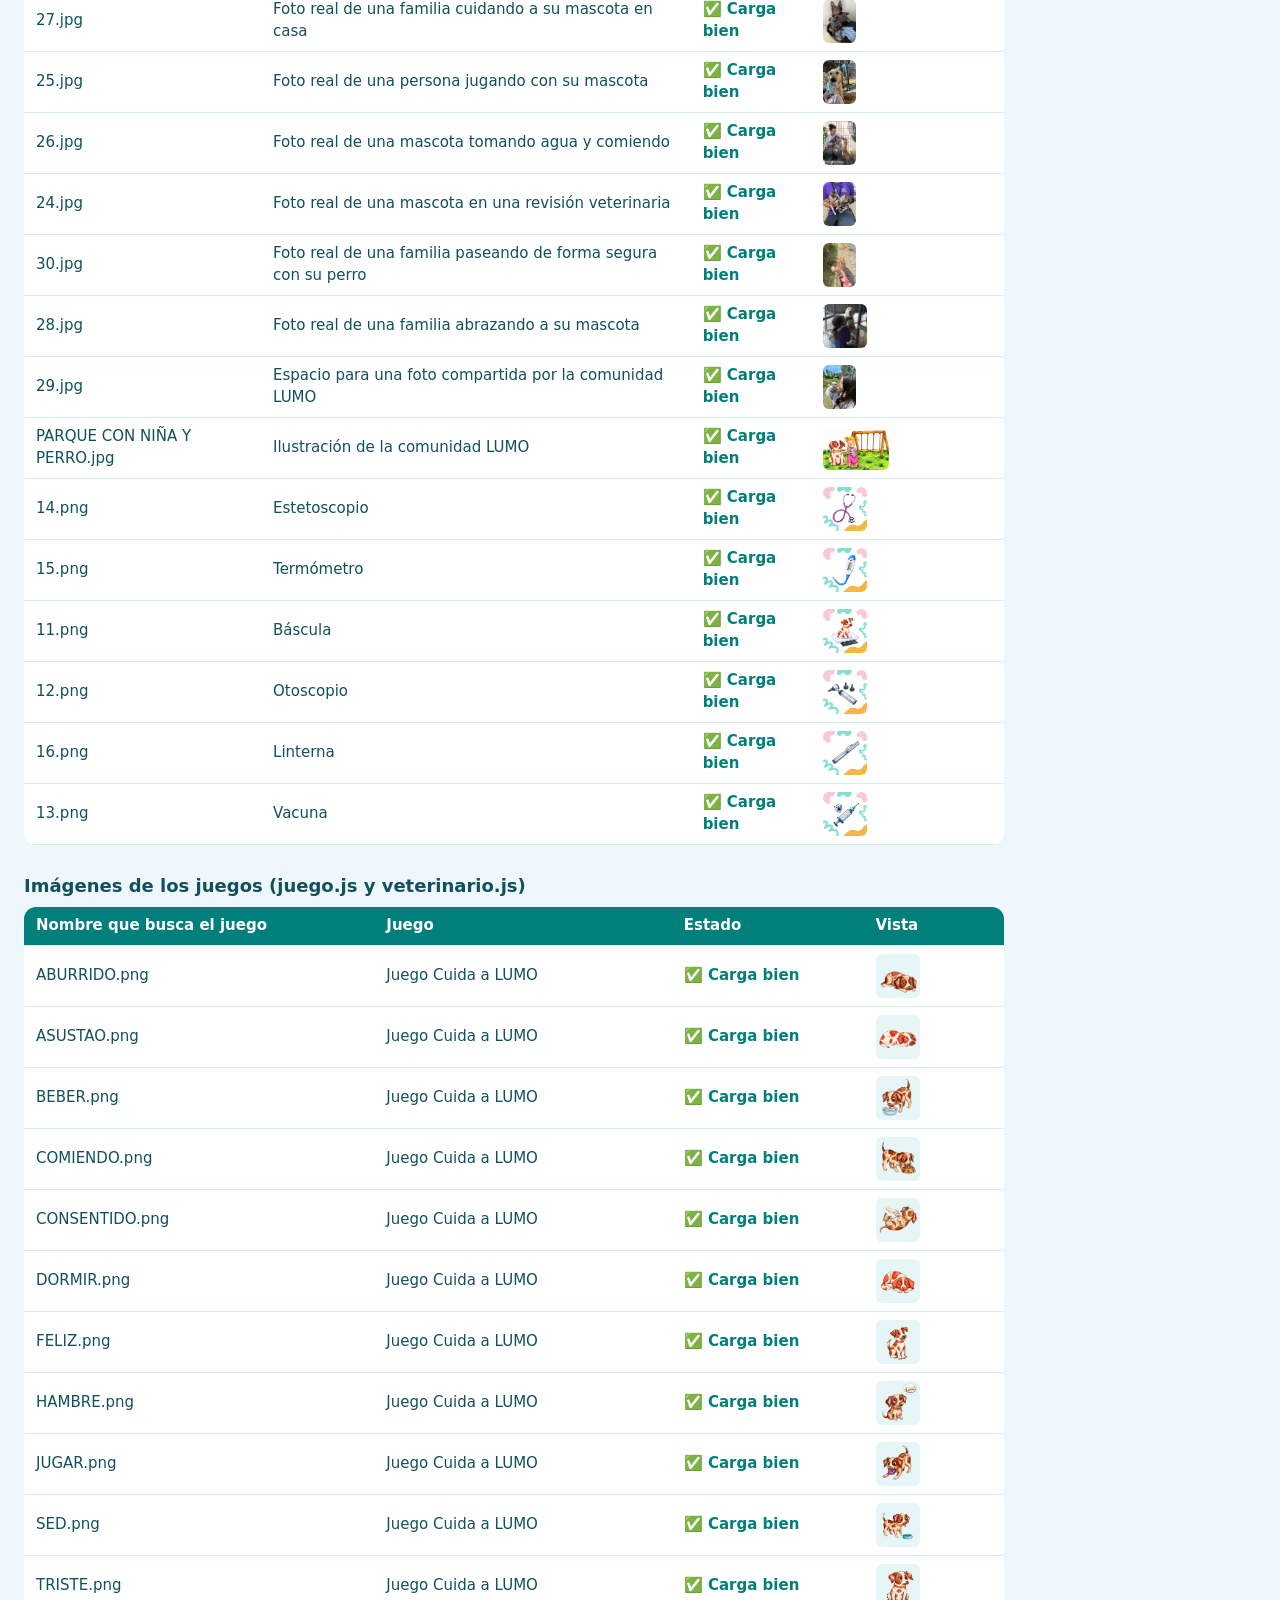
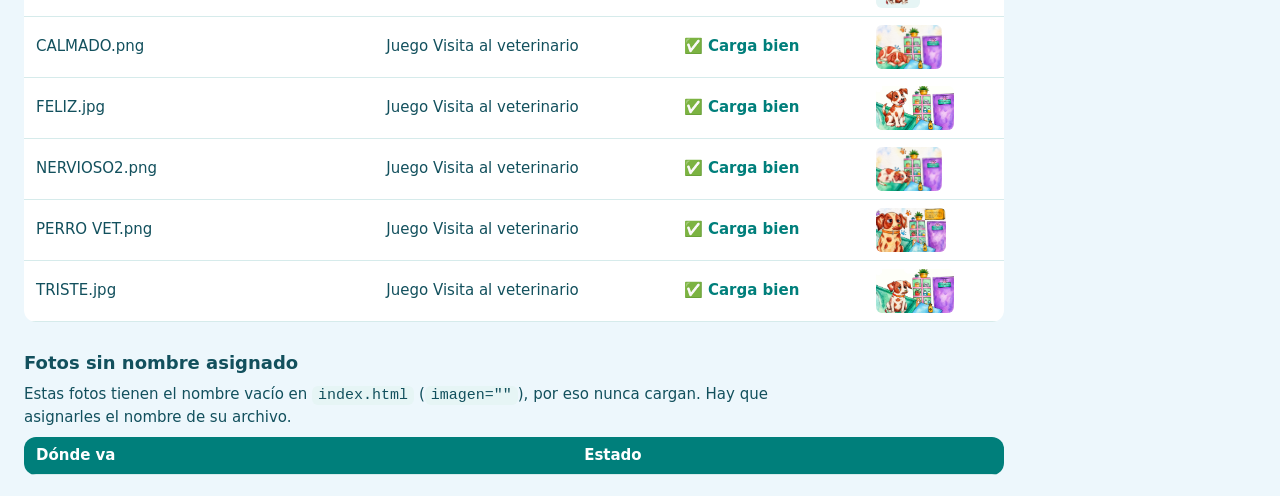
<file: LUMO_navegacion_v24/revisar-imagenes.html>
<!DOCTYPE html>
<html lang="es"><head><meta charset="utf-8"><title>Revisar imágenes de LUMO</title>
<meta name="viewport" content="width=device-width, initial-scale=1">
<style>
body{font:15px/1.45 system-ui,sans-serif;margin:0;padding:24px;background:#edf7fc;color:#12505d}
h1{font-size:24px;margin:0 0 6px} h2{font-size:18px;margin:28px 0 8px}
p{margin:0 0 8px;max-width:760px}
table{border-collapse:collapse;width:100%;max-width:980px;background:#fff;border-radius:12px;overflow:hidden}
td,th{padding:8px 12px;text-align:left;border-bottom:1px solid #d6ebeb;vertical-align:middle}
th{background:#007f7b;color:#fff}
.ok{color:#007f7b;font-weight:700} .no{color:#c0334f;font-weight:700} .vacio{color:#9a6b00;font-weight:700}
img{max-height:44px;border-radius:6px;vertical-align:middle}
code{background:#e6f5f5;padding:1px 6px;border-radius:6px}
#resumen{font-weight:700;margin:12px 0}
</style></head><body>
<h1>Revisar imágenes de LUMO</h1>
<p>Guarda este archivo en la <b>misma carpeta que <code>index.html</code></b> (la que tiene la carpeta <code>img</code>) y ábrelo con doble clic o con Live Server. Muestra qué imágenes carga la página y cuáles no encuentra. Se escriben igual que en <code>index.html</code>: mayúsculas, espacios, guiones y la extensión (.png, .JPG) tienen que coincidir.</p>
<div id="resumen">Revisando…</div>
<h2>Imágenes de las páginas (index.html)</h2>
<table id="t1"><tr><th>Nombre que busca la página</th><th>Dónde va</th><th>Estado</th><th>Vista</th></tr></table>
<h2>Imágenes de los juegos (juego.js y veterinario.js)</h2>
<table id="t2"><tr><th>Nombre que busca el juego</th><th>Juego</th><th>Estado</th><th>Vista</th></tr></table>
<h2>Fotos sin nombre asignado</h2>
<p>Estas fotos tienen el nombre vacío en <code>index.html</code> (<code>imagen=""</code>), por eso nunca cargan. Hay que asignarles el nombre de su archivo.</p>
<table id="t3"><tr><th>Dónde va</th><th>Estado</th></tr></table>
<script>
const HTML = [["Logotipo.png", "Logo LUMO"], ["CASA.png", "Ilustración LUMO"], ["Logo grande.png", "LUMO"], ["perritocarainicio.png", "Ilustración de LUMO"], ["lummmoo (2).png", "LUMO"], ["patitaizqinicio.png", "Huella"], ["patitaderinicio.png", "Huella"], ["PERRO DORMIR.png", "Lumo durmiendo · 500×400"], ["NIÑA Y PERRITO PAPA.jpg", "Ilustración principal de Comunidad LUMO"], ["ABANDONO.jpg", "Ilustración de acompañamiento emocional"], ["2.jpg", "Imagen de adopción responsable"], ["4.jpg", "Imagen de voluntariado animal"], ["RESCATAME.jpg", "Imagen de perros y gatos rescatados por Fundación Rescátame"], ["5.jpg", "Imagen de animales acogidos por ADA Colombia"], ["7.jpg", "Imagen de brigada de rescate animal de Dogpack Fundación Animalista"], ["6.jpg", "Imagen de perros y gatos del Refugio Milagrinos"], ["8.jpg", "Imagen de una historia de adopción de un perro mestizo"], ["9.jpg", "Imagen de una campaña de protección animal"], ["21.jpg", "Foto real de un reencuentro entre una mascota y su familia"], ["22.jpg", "Foto real de una adopción responsable"], ["23.jpg", "Foto real de personas voluntarias ayudando animales"], ["27.jpg", "Foto real de una familia cuidando a su mascota en casa"], ["25.jpg", "Foto real de una persona jugando con su mascota"], ["26.jpg", "Foto real de una mascota tomando agua y comiendo"], ["24.jpg", "Foto real de una mascota en una revisión veterinaria"], ["30.jpg", "Foto real de una familia paseando de forma segura con su perro"], ["28.jpg", "Foto real de una familia abrazando a su mascota"], ["29.jpg", "Espacio para una foto compartida por la comunidad LUMO"], ["PARQUE CON NIÑA Y PERRO.jpg", "Ilustración de la comunidad LUMO"], ["14.png", "Estetoscopio"], ["15.png", "Termómetro"], ["11.png", "Báscula"], ["12.png", "Otoscopio"], ["16.png", "Linterna"], ["13.png", "Vacuna"]];
const JUEGOS = [["ABURRIDO.png", "Juego Cuida a LUMO"], ["ASUSTAO.png", "Juego Cuida a LUMO"], ["BEBER.png", "Juego Cuida a LUMO"], ["COMIENDO.png", "Juego Cuida a LUMO"], ["CONSENTIDO.png", "Juego Cuida a LUMO"], ["DORMIR.png", "Juego Cuida a LUMO"], ["FELIZ.png", "Juego Cuida a LUMO"], ["HAMBRE.png", "Juego Cuida a LUMO"], ["JUGAR.png", "Juego Cuida a LUMO"], ["SED.png", "Juego Cuida a LUMO"], ["TRISTE.png", "Juego Cuida a LUMO"], ["CALMADO.png", "Juego Visita al veterinario"], ["FELIZ.jpg", "Juego Visita al veterinario"], ["NERVIOSO2.png", "Juego Visita al veterinario"], ["PERRO VET.png", "Juego Visita al veterinario"], ["TRISTE.jpg", "Juego Visita al veterinario"]];
const VACIOS = [];
let faltan = 0, total = 0, pendientes = 0;
function fila(tabla, nombre, donde){
  total++; pendientes++;
  const tr = document.createElement('tr');
  tr.innerHTML = '<td></td><td></td><td class="vacio">Revisando…</td><td></td>';
  tr.children[0].textContent = nombre; tr.children[1].textContent = donde;
  document.getElementById(tabla).appendChild(tr);
  const im = new Image();
  im.onload = () => { tr.children[2].className='ok'; tr.children[2].textContent='✅ Carga bien'; tr.children[3].appendChild(im); fin(); };
  im.onerror = () => { faltan++; tr.children[2].className='no'; tr.children[2].textContent='❌ No se encuentra en img/'; fin(); };
  im.src = 'img/' + encodeURI(nombre).replace(/%25/g,'%');
}
function fin(){
  if(--pendientes) return;
  document.getElementById('resumen').textContent = faltan
    ? faltan + ' de ' + total + ' imágenes no se encuentran. Revisa que el archivo exista en img/ con ese nombre exacto.'
    : '¡Todas las imágenes cargan bien! (' + total + ')';
}
HTML.forEach(([n,d]) => fila('t1', n, d));
JUEGOS.forEach(([n,j]) => fila('t2', n, j));
VACIOS.forEach(d => { const tr=document.createElement('tr'); tr.innerHTML='<td></td><td class="vacio">⚠️ Sin nombre asignado</td>'; tr.children[0].textContent=d; document.getElementById('t3').appendChild(tr); });
</script></body></html>
</file>
<file: LUMO_navegacion_v24/Styles.css>
/* =========================================================
   LUMO · INICIO
   Tipografía: Nunito Sans (pesos según jerarquía)
   ========================================================= */

:root{
  --t:#007f7b;
  --td:#00665f;
  --l:#e6f5f5;
  --m:#b2d9d9;
  --b:#7b9ccb;
  --img:none;
}

*{
  box-sizing:border-box;
  margin:0;
}

body{
  font:400 15px/1.5 'Nunito Sans',sans-serif;
  color:#1f5f5c;
  background:#fff;
}

h1,
h2,
h3,
button{
  font-family:'Nunito Sans',sans-serif;
}

input,
select,
textarea{
  font-family:inherit;
}

h2{
  color:var(--t);
  font-size:clamp(22px,4vw,32px);
  text-align:center;
  margin-bottom:10px;
}

h3{
  color:var(--t);
  font-size:16px;
}

p{
  margin:6px 0;
}

:focus-visible{
  outline:3px solid var(--b);
  outline-offset:2px;
}


/* =========================================================
   ESPACIOS PARA IMÁGENES
   ========================================================= */

.ph{
  background:
    var(--img) center/cover no-repeat,
    repeating-linear-gradient(
      45deg,
      #dff0f0 0 10px,
      #eaf7f7 10px 20px
    );
  border:2px dashed var(--b);
  border-radius:16px;
  display:flex;
  align-items:center;
  justify-content:center;
  text-align:center;
  color:var(--b);
  font:600 12px 'Nunito Sans';
  padding:8px;
  min-height:120px;
  max-width:100%;
}

.ph::before{
  content:"📷 " attr(data-t);
}

img.ph{
  border:0;
  padding:0;
  width:100%;
  object-fit:cover;
}

img.ph::before{
  content:none;
}

.ph.con-img{
  border:0;
  background:
    var(--img) center/cover no-repeat;
}

.ph.con-img::before{
  content:none;
}


/* =========================================================
   MENÚ
   ========================================================= */

nav{
  position:sticky;
  top:0;
  z-index:9;
  display:flex;
  gap:8px;
  align-items:center;
  justify-content:center;
  flex-wrap:wrap;
  padding:10px 16px;
  background:var(--l);
}

nav .ph{
  width:40px;
  min-height:40px;
  height:40px;
  padding:0;
  border-radius:50%;
  font-size:0;
}

nav .ph::before{
  content:"🐾";
  font-size:16px;
}

button{
  background:var(--t);
  color:#fff;
  border:0;
  border-radius:99px;
  padding:8px 20px;
  font-weight:600;
  font-size:14px;
  cursor:pointer;
  transition:
    background .2s,
    transform .2s;
}

button:hover{
  background:var(--b);
  transform:translateY(-2px);
}

nav button.on,
.pill.on{
  background:var(--td);
  box-shadow:
    0 0 0 3px #fff,
    0 0 0 5px var(--t);
}


/* =========================================================
   BUSCADOR
   ========================================================= */

.search-box{
  display:flex;
  align-items:center;
  gap:5px;
  margin-left:8px;
}

.search-box input{
  width:150px;
  border:0;
  border-radius:99px;
  padding:8px 13px;
  font:14px 'Nunito Sans';
  background:#fff;
  outline:none;
}

.search-box button{
  padding:8px 12px;
  font-size:14px;
}


/* =========================================================
   HERO
   ========================================================= */

.hero{
  background:var(--l);
  padding:20px 0 0;
  display:grid;
  gap:14px;
  justify-items:center;
}

.hero .logo{
  width:min(420px,80%);
  min-height:150px;
}

.hero .scene{
  width:100%;
  max-width:none;
  min-height:300px;
  border-radius:
    16px 16px 60px 60px;
}

.intro{
  color:var(--t);
  font:600 18px 'Nunito Sans';
  text-align:center;
  max-width:850px;
  margin:10px auto 4px;
}


/* =========================================================
   ¿QUÉ ES LUMO?
   ========================================================= */

.about-lumo{
  max-width:1000px;
  margin:auto;
  padding:70px 35px 85px;
}

/* TÍTULO */

.section-title-logo{
  display:flex;
  align-items:center;
  justify-content:center;
  gap:8px;
  color:var(--t);
  font:700 clamp(27px,5vw,40px) 'Nunito Sans';
  margin-bottom:50px;
}

.logo-inline{
  border:0;
  border-radius:0;
  min-height:0;
  padding:0;
  flex-shrink:0;
}

.logo-inline.con-img{
  background-size:contain;
}


/* CONTENIDO */

.about-content{
  display:grid;
  grid-template-columns:1fr 1.15fr;
  gap:40px;
  align-items:center;
}

.about-text{
  padding-left:20px;
}

.about-text p{
  font-size:14px;
  line-height:1.45;
  color:#333;
}

.about-text .highlight-text{
  color:var(--t);
  font-weight:700;
  margin-bottom:15px;
}

.about-image{
  width:100%;
  height:250px;
  min-height:0;
}


/* =========================================================
   CONOCE A LUMO
   ========================================================= */

.meet-lumo{
  background:var(--l);
  display:grid;
  grid-template-columns:1fr 1fr;
  align-items:center;
  min-height:360px;
  overflow:hidden;
}


/* IMAGEN */

.meet-image{
  height:100%;
}

.meet-image .ph{
  width:100%;
  height:100%;
  min-height:360px;
  border:0;
  border-radius:0;
  padding:0;
}


/* TEXTO */

.meet-text{
  max-width:480px;
  padding:45px 45px 45px 35px;
}

.meet-text h2{
  text-align:left;
  color:var(--t);
  font-size:clamp(22px,3vw,30px);
  line-height:1.2;
  margin-bottom:15px;
}

.meet-text p{
  color:#333;
  line-height:1.45;
  margin-bottom:22px;
}

.lumo-buttons{
  display:flex;
  gap:9px;
  flex-wrap:wrap;
}

.lumo-buttons button{
  padding:8px 20px;
}


/* =========================================================
   ¿POR QUÉ ES IMPORTANTE?
   ========================================================= */

.important-section{
  max-width:1000px;
  margin:auto;
  padding:70px 25px 75px;
}


/* ETIQUETA */

.important-label{
  background:var(--t);
  color:#fff;
  width:max-content;
  max-width:100%;
  margin:0 auto 10px;
  padding:7px 25px;
  border-radius:99px;
  font:600 13px 'Nunito Sans';
  text-align:center;
}

.important-section > h2{
  font-size:clamp(20px,3.5vw,27px);
  margin-bottom:38px;
}


/* BLOQUES */

.important-items{
  display:flex;
  flex-direction:column;
  gap:32px;
}

.important-card{
  background:#d9f3f3;
  border-radius:12px;
  min-height:100px;
  width:50%;
  padding:18px 25px;
  display:grid;
  grid-template-columns:1fr auto;
  align-items:center;
  gap:18px;
}

.important-card.left{
  align-self:flex-start;
}

.important-card.right{
  align-self:flex-end;
  grid-template-columns:auto 1fr;
  text-align:right;
}

.important-card h3{
  font-size:16px;
  margin-bottom:2px;
}

.important-card p{
  color:#333;
  font-size:13px;
  line-height:1.3;
}

.important-card.right .paw{
  order:1;
}

.important-card.right > div:last-child{
  order:2;
}

.paw .ph{
  width:65px;
  height:65px;
  min-height:65px;
  border:0;
  padding:0;
  border-radius:0;
}

.paw .ph.con-img{
  background-size:contain;
}


/* FRASE FINAL */

.important-final{
  background:var(--t);
  color:#fff;
  border-radius:99px;
  max-width:850px;
  margin:45px auto 0;
  padding:12px 25px;
  text-align:center;
  font:600 14px 'Nunito Sans';
}


/* =========================================================
   ¿QUÉ NECESITA UN ANIMAL?
   ========================================================= */

.wrap{
  max-width:1000px;
  margin:auto;
  padding:40px 20px;
}

.needs-section{
  padding-top:80px;
  padding-bottom:80px;
}

.needs-section h2{
  margin-bottom:50px;
}

.need{
  display:grid;
  grid-template-columns:
    1fr 1.3fr 1fr;
  gap:14px;
  align-items:center;
  max-width:800px;
  margin:20px auto;
}

.need div:not(.ph){
  display:grid;
  gap:60px;
  justify-items:center;
}

.pill{
  padding:8px 24px;
}

.tip{
  min-height:54px;
  text-align:center;
  font-weight:600;
  color:var(--td);
  background:var(--l);
  border-radius:14px;
  padding:14px;
  max-width:560px;
  margin:50px auto 0;
}


/* =========================================================
   CONTÁCTANOS
   ========================================================= */

.contact{
  background:var(--m);
  border-radius:
    70% 70% 0 0 /
    50px 50px 0 0;
  padding:60px 20px;
}

.card{
  background:var(--l);
  border-radius:16px;
  padding:28px;
  max-width:760px;
  margin:auto;
  display:grid;
  grid-template-columns:
    1fr 1.4fr;
  gap:24px;
  align-items:center;
}

.card .ph{
  min-height:180px;
}

form{
  display:grid;
  gap:4px;
}

label{
  font-weight:700;
  font-size:13px;
  color:var(--t);
  margin-top:8px;
}

input,
textarea{
  border:0;
  border-radius:99px;
  padding:9px 14px;
  font:14px 'Nunito Sans';
  background:#fff;
  width:100%;
}

textarea{
  border-radius:16px;
  min-height:60px;
}

form button{
  margin-top:12px;
  justify-self:start;
}

.msg{
  font-weight:700;
  font-size:13px;
}

.ok{
  color:var(--t);
}

.err{
  color:#c0392b;
}


/* =========================================================
   FOOTER
   ========================================================= */

footer{
  background:var(--t);
  color:#fff;
  padding:30px 40px 18px;
  font-size:13px;
}

footer .cols{
  display:flex;
  justify-content:space-between;
  gap:20px;
  flex-wrap:wrap;
}

footer h4{
  font:600 14px 'Nunito Sans';
  border-bottom:1px solid #fff8;
  padding-bottom:4px;
  margin-bottom:6px;
}

footer .lk{
  display:block;
  color:#fff;
  background:none;
  padding:2px 0;
  font:500 12px 'Nunito Sans';
  border-radius:0;
  text-align:left;
}

footer .lk:hover{
  background:none;
  text-decoration:underline;
  transform:none;
}

footer .ft{
  display:flex;
  justify-content:center;
  align-items:center;
  gap:26px;
  margin-top:20px;
  flex-wrap:wrap;
}

footer .ft .out{
  border:1px solid #fff;
  padding:6px 20px;
  border-radius:99px;
}


/* =========================================================
   DIALOG
   ========================================================= */

dialog{
  border:0;
  border-radius:16px;
  padding:26px;
  max-width:420px;
  margin:auto;
}

dialog::backdrop{
  background:#0a4a4870;
}


/* =========================================================
   ANIMACIONES AL HACER SCROLL
   ========================================================= */

.reveal{
  opacity:0;
  transform:translateY(35px);
  transition:
    opacity .7s ease,
    transform .7s ease;
  will-change:opacity,transform;
}

.reveal.visible{
  opacity:1;
  transform:translateY(0);
}

.important-card.reveal:nth-child(2){
  transition-delay:.12s;
}

.important-card.reveal:nth-child(3){
  transition-delay:.24s;
}


/* =========================================================
   RESPONSIVE
   ========================================================= */

@media(max-width:700px){

  /* MENÚ */

  nav{
    gap:6px;
    padding:10px;
  }

  .search-box{
    width:100%;
    justify-content:center;
    margin-left:0;
  }

  .search-box input{
    width:180px;
  }


  /* HERO */

  .hero .scene{
    border-radius:
      10px 10px 35px 35px;
  }


  /* ¿QUÉ ES LUMO? */

  .about-lumo{
    padding:55px 20px 65px;
  }

  .section-title-logo{
    gap:5px;
    margin-bottom:35px;
  }

  .logo-inline{
    width:130px!important;
    height:55px!important;
  }

  .about-content{
    grid-template-columns:1fr;
    gap:25px;
  }

  .about-text{
    padding-left:0;
  }

  .about-image{
    height:230px;
  }


  /* CONOCE LUMO */

  .meet-lumo{
    grid-template-columns:1fr;
  }

  .meet-image .ph{
    min-height:300px;
    height:300px;
  }

  .meet-text{
    padding:35px 25px 45px;
    max-width:none;
  }

  .meet-text h2{
    text-align:center;
  }

  .meet-text p{
    text-align:center;
  }

  .lumo-buttons{
    justify-content:center;
  }


  /* IMPORTANTE */

  .important-section{
    padding:60px 18px 65px;
  }

  .important-card{
    width:88%;
  }

  .important-card.right{
    width:88%;
  }

  .important-final{
    border-radius:25px;
    padding:13px 20px;
  }


  /* NECESIDADES */

  .need{
    grid-template-columns:1fr;
  }

  .need div:not(.ph){
    grid-auto-flow:column;
    gap:8px;
  }


  /* CONTACTO */

  .card{
    grid-template-columns:1fr;
  }


  /* FOOTER */

  footer{
    padding:24px 18px;
  }

}


@media(prefers-reduced-motion:reduce){

  *{
    transition:none!important;
  }

}
/* Navegación por secciones: conserva el diseño original. */
.lumo-view { display: none; }
.lumo-view.active { display: block; }
</file>
<file: LUMO_navegacion_v24/comunidad.css>
/* =========================================================
   COMUNIDAD LUMO
   ========================================================= */

.community-section{
  overflow:hidden;
  padding-bottom:0;
}

.community-hero{
  display:grid;
  grid-template-columns:1.1fr .9fr;
  align-items:center;
  gap:35px;
  background:var(--l);
  padding:65px max(6vw,25px);
  border-radius:0 0 55px 55px;
}

.community-hero-text{
  max-width:650px;
}

.community-kicker{
  display:inline-block;
  color:var(--td);
  font:700 12px 'Nunito Sans',sans-serif;
  letter-spacing:1.4px;
  margin-bottom:12px;
}

.community-hero h2,
.community-support-copy h2,
.community-social-copy h2{
  text-align:left;
  line-height:1.2;
  margin-bottom:16px;
  font-size:clamp(26px,4vw,42px);
}

.community-hero p,
.community-support-copy p,
.community-social-copy p{
  color:#333;
  max-width:570px;
  margin-bottom:22px;
}

.community-main-link,
.community-card a,
.support-detail a,
.social-links a{
  display:inline-block;
  color:var(--td);
  font:700 13px 'Nunito Sans',sans-serif;
  text-decoration:none;
}

.community-main-link{
  background:var(--t);
  color:#fff;
  border-radius:99px;
  padding:11px 20px;
}

.community-main-link:hover{
  background:var(--td);
}

.community-hero-image{
  width:100%;
  min-height:280px;
  border-radius:24px;
}

.community-inner{
  max-width:1100px;
  margin:0 auto;
  padding:65px 25px;
}

.community-subtitle{
  text-align:center;
  color:#555;
  margin:0 auto 30px;
  max-width:700px;
}

.community-shortcuts{
  display:grid;
  grid-template-columns:repeat(3,minmax(0,1fr));
  gap:18px;
}

.community-shortcut{
  background:#f3fafa;
  border:1px solid #d6ebeb;
  border-radius:18px;
  padding:24px;
  text-decoration:none;
  color:inherit;
  transition:transform .2s,box-shadow .2s;
}

.community-shortcut:hover{
  transform:translateY(-4px);
  box-shadow:0 10px 24px #00665f12;
}

.community-symbol{
  display:grid;
  place-items:center;
  width:46px;
  height:46px;
  border-radius:50%;
  background:#d9f0ef;
  color:var(--t);
  font:700 27px 'Nunito Sans',sans-serif;
  margin-bottom:15px;
}

.community-shortcut h3{
  margin-bottom:7px;
}

.community-shortcut p{
  color:#444;
  font-size:13px;
  line-height:1.5;
  margin-bottom:15px;
}

.community-arrow{
  color:var(--td);
  font:700 12px 'Nunito Sans',sans-serif;
}

.community-support{
  display:grid;
  grid-template-columns:.9fr 1.1fr;
  gap:45px;
  align-items:center;
  background:#f5f2fb;
  padding:55px max(6vw,25px);
  margin:0 0 15px;
}

.community-support-image{
  width:100%;
  min-height:300px;
  border-radius:22px;
  border-color:#c5bce3;
  background-color:#eeebf8;
}

.community-support-copy h2{
  color:#5c5185;
  font-size:clamp(23px,3.5vw,34px);
}

.community-support-copy .community-kicker{
  color:#71629d;
}

.support-options{
  display:flex;
  flex-wrap:wrap;
  gap:10px;
}

.support-options a{
  display:inline-block;
  padding:10px 15px;
  border-radius:99px;
  border:1px solid #b9acd9;
  color:#55487e;
  text-decoration:none;
  font:600 12px 'Nunito Sans',sans-serif;
  background:#fff;
}

.support-options a:hover{
  background:#e8e2f5;
}

.support-details{
  display:grid;
  grid-template-columns:repeat(2,minmax(0,1fr));
  gap:18px;
  padding-top:25px;
}

.support-detail{
  border:1px solid #d8e9e8;
  border-radius:16px;
  padding:24px;
  background:#fff;
}

.support-detail h3{
  margin-bottom:8px;
}

.support-detail p{
  color:#444;
  font-size:13px;
  margin-bottom:14px;
}

.community-carousel-heading{
  position:relative;
  display:block;
  margin-bottom:22px;
  padding-right:0;
}

.community-carousel-heading h2{
  text-align:center;
  margin-bottom:8px;
}

.community-carousel-heading .community-subtitle{
  text-align:center;
  margin:0 auto;
}

.community-carousel-controls{
  position:absolute;
  top:0;
  right:0;
  display:flex;
  gap:8px;
  flex-shrink:0;
}

.foundation-scroll{
  width:40px;
  height:40px;
  padding:0;
  font-size:20px;
}

/* =========================================================
   FUNDACIONES: CUADRÍCULA 2 X 2 CON SCROLL HORIZONTAL
   ========================================================= */

.community-grid{
  display:grid;
  grid-template-rows:repeat(2,auto);
  grid-auto-columns:calc((100% - 22px)/2);
  grid-auto-flow:column;
  column-gap:22px;
  row-gap:18px;
  overflow-x:auto;
  scroll-snap-type:x mandatory;
  scroll-behavior:smooth;
  padding:4px 2px 18px;
  scrollbar-width:thin;
  scrollbar-color:var(--m) transparent;
}

.community-grid::-webkit-scrollbar,
.stories-track::-webkit-scrollbar{
  height:7px;
}

.community-grid::-webkit-scrollbar-thumb,
.stories-track::-webkit-scrollbar-thumb{
  background:var(--m);
  border-radius:99px;
}

.community-card{
  border:1px solid #dcebea;
  border-radius:18px;
  overflow:hidden;
  background:#fff;
  transition:transform .2s,box-shadow .2s;
  scroll-snap-align:start;
  height:100%;
  min-width:0;
}

.community-card:hover{
  transform:translateY(-3px);
  box-shadow:0 10px 24px #00665f12;
}

.community-card-image{
  width:100%;
  min-height:200px;
  height:200px;
  border:0;
  border-radius:0;
}

.community-card-copy{
  padding:22px;
}

.community-tag{
  color:var(--td);
  font:700 10px 'Nunito Sans',sans-serif;
  letter-spacing:.8px;
}

.community-card h3{
  margin:8px 0;
  font-size:17px;
}

.community-card p{
  color:#444;
  font-size:13px;
  margin-bottom:15px;
}

.community-card .community-secondary-link{
  margin-left:10px;
  font-size:12px;
}

.story-card a{
  display:inline-block;
  margin:12px 16px 0;
  color:var(--td);
  font:700 13px 'Nunito Sans',sans-serif;
  text-decoration:none;
}

.story-card a:hover,
.community-card a:hover{
  text-decoration:underline;
}

.story-share-card{
  border:1px dashed var(--t);
}

.community-note{
  color:#666;
  font-size:12px;
  text-align:center;
  max-width:760px;
  margin:22px auto 0;
}

/* =========================================================
   HISTORIAS
   ========================================================= */

.stories-section{
  max-width:none;
  background:#f0f8f8;
  padding-left:max(25px,calc((100% - 1100px)/2));
  padding-right:max(25px,calc((100% - 1100px)/2));
}

.stories-heading{
  display:flex;
  align-items:end;
  justify-content:space-between;
  gap:20px;
  margin-bottom:22px;
}

.stories-heading h2{
  text-align:left;
  margin-bottom:8px;
}

.stories-heading .community-subtitle{
  text-align:left;
  margin:0;
}

.stories-controls{
  display:flex;
  gap:8px;
  flex-shrink:0;
}

.story-scroll{
  width:40px;
  height:40px;
  padding:0;
  font-size:20px;
}

.stories-track{
  display:grid;
  grid-auto-columns:minmax(230px,1fr);
  grid-auto-flow:column;
  gap:18px;
  overflow-x:auto;
  scroll-snap-type:x mandatory;
  scroll-behavior:smooth;
  padding:4px 2px 18px;
}

.story-card{
  min-width:0;
  scroll-snap-align:start;
  background:#fff;
  border-radius:16px;
  overflow:hidden;
  padding-bottom:18px;
}

.story-image{
  width:100%;
  height:190px;
  min-height:190px;
  border:0;
  border-radius:0;
}

.story-card h3{
  padding:16px 16px 0;
}

.story-card p{
  padding:0 16px;
  color:#444;
  font-size:13px;
}

/* =========================================================
   REDES SOCIALES
   ========================================================= */

.community-social{
  display:grid;
  grid-template-columns:.75fr 1.25fr;
  gap:35px;
  align-items:center;
  background:var(--l);
  padding:50px max(6vw,25px);
  border-radius:45px 45px 0 0;
}

.community-social-image{
  width:100%;
  min-height:210px;
  border-radius:20px;
}

.community-social-copy h2{
  font-size:clamp(23px,3vw,32px);
}

.social-links{
  display:flex;
  flex-wrap:wrap;
  gap:10px;
}

.social-links a{
  border:1px solid var(--t);
  border-radius:99px;
  padding:8px 14px;
  background:#fff;
}

.social-links a:hover{
  color:#fff;
  background:var(--t);
}

/* =========================================================
   RESPONSIVE
   ========================================================= */

@media(max-width:700px){
  .community-hero,
  .community-support,
  .community-social{
    grid-template-columns:1fr;
    gap:22px;
    padding:42px 20px;
  }

  .community-hero h2,
  .community-support-copy h2,
  .community-social-copy h2{
    text-align:center;
  }

  .community-hero-text,
  .community-social-copy{
    text-align:center;
  }

  .community-hero-image{
    min-height:220px;
  }

  .community-shortcuts,
  .support-details{
    grid-template-columns:1fr;
  }

  .community-carousel-heading{
    display:flex;
    flex-direction:column;
    align-items:stretch;
    gap:12px;
  }

  .community-carousel-controls{
    position:static;
    justify-content:flex-end;
  }

  .community-carousel-heading .community-subtitle{
    text-align:center;
  }

  .community-grid{
    grid-template-rows:repeat(2,auto);
    grid-auto-columns:minmax(230px,82%);
    column-gap:14px;
    row-gap:14px;
  }

  .community-inner{
    padding:48px 18px;
  }

  .community-shortcut{
    padding:20px;
  }

  .community-support-image{
    min-height:220px;
  }

  .stories-section{
    padding-left:18px;
    padding-right:18px;
  }

  .stories-heading{
    align-items:start;
  }

  .foundation-scroll,
  .story-scroll{
    width:36px;
    height:36px;
    flex-shrink:0;
  }

  .stories-heading h2{
    text-align:left;
  }

  .stories-track{
    grid-auto-columns:minmax(230px,82%);
  }

  .community-social{
    border-radius:28px 28px 0 0;
  }
}

@media(prefers-reduced-motion:reduce){
  .community-shortcut,
  .community-card{
    transition:none!important;
  }

  .stories-track,
  .community-grid{
    scroll-behavior:auto;
  }
}

/* =========================================================
   ANIMACIONES SUAVES AL APARECER EN PANTALLA
   ========================================================= */

.reveal {
  opacity: 0;
  transition: opacity .8s ease;
}

.reveal.visible {
  opacity: 1;
}

@media (prefers-reduced-motion: reduce) {
  .reveal {
    transition: none;
  }
}
</file>
<file: LUMO_navegacion_v24/lumo-mejoras-2.css>
/* =========================================================
   LUMO · MEJORAS VISUALES (versión 2)
   Se carga DESPUÉS de Styles.css y comunidad.css.
   No cambia la estructura, el HTML ni los colores originales.
   Agrega: líneas y círculos de fondo, franja petróleo del menú,
   fondo verde agua marina muy claro y botones en forma de nube.
   Para volver al diseño original, quita el <link> de este archivo.
   ========================================================= */

:root{
  --petroleo:#12505d;
  --petroleo-osc:#0d3d47;
  --rosa:#e16887;
  --azul:#7298c7;

  /* Decoraciones (líneas suaves y círculos) */
  --sq-blue:url("data:image/svg+xml,%3Csvg xmlns='http://www.w3.org/2000/svg' viewBox='0 0 400 400' fill='none' stroke='%237298c7' stroke-width='46' stroke-linecap='round' stroke-linejoin='round'%3E%3Cpath d='M60 340 C20 180 120 40 250 70 C380 100 340 280 230 260 C120 240 170 110 280 130 C340 140 370 190 350 250'/%3E%3C/svg%3E");
  --sq-pink:url("data:image/svg+xml,%3Csvg xmlns='http://www.w3.org/2000/svg' viewBox='0 0 400 400' fill='none' stroke='%23e16887' stroke-width='40' stroke-linecap='round' stroke-linejoin='round'%3E%3Cpath d='M30 90 C120 -10 230 20 210 110 C190 200 70 190 90 290 C110 380 280 370 370 300'/%3E%3C/svg%3E");
  --sq-teal:url("data:image/svg+xml,%3Csvg xmlns='http://www.w3.org/2000/svg' viewBox='0 0 400 400' fill='none' stroke='%2312505d' stroke-width='46' stroke-linecap='round' stroke-linejoin='round'%3E%3Cpath d='M60 340 C20 180 120 40 250 70 C380 100 340 280 230 260 C120 240 170 110 280 130 C340 140 370 190 350 250'/%3E%3C/svg%3E");
  --sq-blue2:url("data:image/svg+xml,%3Csvg xmlns='http://www.w3.org/2000/svg' viewBox='0 0 400 400' fill='none' stroke='%237298c7' stroke-width='40' stroke-linecap='round' stroke-linejoin='round'%3E%3Cpath d='M30 90 C120 -10 230 20 210 110 C190 200 70 190 90 290 C110 380 280 370 370 300'/%3E%3C/svg%3E");
  --b-pink:url("data:image/svg+xml,%3Csvg xmlns='http://www.w3.org/2000/svg' viewBox='0 0 200 200'%3E%3Cpath fill='%23e16887' d='M45 15 C100 -10 175 15 185 80 C195 140 140 195 80 185 C20 175 -15 110 10 60 C20 40 30 25 45 15Z'/%3E%3C/svg%3E");
  --b-lpink:url("data:image/svg+xml,%3Csvg xmlns='http://www.w3.org/2000/svg' viewBox='0 0 200 200'%3E%3Cpath fill='%23f5a6b8' d='M45 15 C100 -10 175 15 185 80 C195 140 140 195 80 185 C20 175 -15 110 10 60 C20 40 30 25 45 15Z'/%3E%3C/svg%3E");
  --b-dark:url("data:image/svg+xml,%3Csvg xmlns='http://www.w3.org/2000/svg' viewBox='0 0 200 200'%3E%3Cpath fill='%2312505d' d='M45 15 C100 -10 175 15 185 80 C195 140 140 195 80 185 C20 175 -15 110 10 60 C20 40 30 25 45 15Z'/%3E%3C/svg%3E");
  --b-blue:url("data:image/svg+xml,%3Csvg xmlns='http://www.w3.org/2000/svg' viewBox='0 0 200 200'%3E%3Cpath fill='%237298c7' d='M20 60 C40 10 120 -5 165 35 C210 75 195 140 150 175 C105 210 40 190 15 140 C5 115 8 85 20 60Z'/%3E%3C/svg%3E");
  --b-blue-l:url("data:image/svg+xml,%3Csvg xmlns='http://www.w3.org/2000/svg' viewBox='0 0 200 200'%3E%3Cpath fill='%23a9c1e0' d='M20 60 C40 10 120 -5 165 35 C210 75 195 140 150 175 C105 210 40 190 15 140 C5 115 8 85 20 60Z'/%3E%3C/svg%3E");
}

/* Fondo verde agua marina muy claro */
body{
  background:#eefaf6;
}

/* Las pantallas recortan lo que sobresale a los lados */
.lumo-view{
  position:relative;
  overflow-x:clip;
}


/* =========================================================
   MENÚ: franja petróleo
   ========================================================= */

nav{
  gap:14px 8px;
  padding:16px 16px 10px;
  border-bottom:5px solid;
  border-image:linear-gradient(90deg,var(--petroleo-osc),var(--petroleo),#3d848c,var(--petroleo),var(--petroleo-osc)) 1;
}

footer{
  border-top:5px solid;
  border-image:linear-gradient(90deg,var(--petroleo-osc),var(--petroleo),#3d848c,var(--petroleo),var(--petroleo-osc)) 1;
}


/* =========================================================
   BOTONES EN FORMA DE NUBE
   (mismos colores y tamaños; solo cambia la silueta)
   ========================================================= */

nav > button,
.lumo-buttons button,
.pill,
form button,
dialog button,
.community-main-link{
  position:relative;
  isolation:isolate;
  border-radius:99px;
}

nav > button::before,
.lumo-buttons button::before,
.pill::before,
form button::before,
dialog button::before,
.community-main-link::before,
nav > button::after,
.lumo-buttons button::after,
.pill::after,
form button::after,
dialog button::after,
.community-main-link::after{
  content:"";
  position:absolute;
  z-index:-1;
  background:inherit;
  border-radius:50%;
  pointer-events:none;
}

/* bulto pequeño */
nav > button::before,
.lumo-buttons button::before,
.pill::before,
form button::before,
dialog button::before,
.community-main-link::before{
  left:13%;
  top:-26%;
  width:30%;
  height:80%;
}

/* bulto grande */
nav > button::after,
.lumo-buttons button::after,
.pill::after,
form button::after,
dialog button::after,
.community-main-link::after{
  right:15%;
  top:-38%;
  width:38%;
  height:100%;
}

/* El contorno del botón activo sigue la forma de la nube */
nav button.on,
.pill.on{
  box-shadow:none;
  filter:
    drop-shadow(2px 0 0 #fff) drop-shadow(-2px 0 0 #fff)
    drop-shadow(0 2px 0 #fff) drop-shadow(0 -2px 0 #fff)
    drop-shadow(2px 0 0 var(--t)) drop-shadow(-2px 0 0 var(--t))
    drop-shadow(0 2px 0 var(--t)) drop-shadow(0 -2px 0 var(--t));
}

.lumo-buttons{
  gap:18px 9px;
  padding-top:10px;
}

.community-main-link{
  margin-top:8px;
}


/* =========================================================
   LÍNEAS Y CÍRCULOS DE FONDO
   ========================================================= */

.about-lumo,
.important-section,
.needs-section{
  position:relative;
}

.about-lumo > *,
.important-section > *,
.needs-section > *{
  position:relative;
  z-index:1;
}

/* ¿Qué es LUMO? */

.about-lumo::before{
  content:"";
  position:absolute;
  z-index:0;
  right:-150px;
  top:10px;
  width:420px;
  height:420px;
  background:var(--sq-blue) center/contain no-repeat;
  opacity:.2;
  pointer-events:none;
}

.about-lumo::after{
  content:"";
  position:absolute;
  z-index:0;
  left:-80px;
  bottom:0;
  width:200px;
  height:170px;
  background:var(--b-lpink) center/contain no-repeat;
  pointer-events:none;
}

/* Conoce a LUMO */

.meet-lumo{
  position:relative;
}

.meet-lumo > *{
  position:relative;
  z-index:1;
}

.meet-lumo::before{
  content:"";
  position:absolute;
  z-index:0;
  right:-60px;
  top:-50px;
  width:230px;
  height:210px;
  background:var(--b-blue) center/contain no-repeat;
  pointer-events:none;
}

.meet-lumo::after{
  content:"";
  position:absolute;
  z-index:0;
  right:8%;
  bottom:-70px;
  width:320px;
  height:320px;
  background:var(--sq-teal) center/contain no-repeat;
  opacity:.14;
  pointer-events:none;
}

/* ¿Por qué es importante? */

.important-section::before{
  content:"";
  position:absolute;
  z-index:0;
  left:-160px;
  top:90px;
  width:400px;
  height:400px;
  background:var(--sq-pink) center/contain no-repeat;
  opacity:.2;
  pointer-events:none;
}

.important-section::after{
  content:"";
  position:absolute;
  z-index:0;
  right:-100px;
  bottom:90px;
  width:210px;
  height:190px;
  background:var(--b-dark) center/contain no-repeat;
  opacity:.9;
  pointer-events:none;
}

/* ¿Qué necesita un animal? */

.needs-section::before{
  content:"";
  position:absolute;
  z-index:0;
  right:-140px;
  top:40px;
  width:400px;
  height:400px;
  background:var(--sq-blue) center/contain no-repeat;
  opacity:.2;
  pointer-events:none;
}

.needs-section::after{
  content:"";
  position:absolute;
  z-index:0;
  left:-100px;
  bottom:60px;
  width:220px;
  height:200px;
  background:var(--b-blue-l) center/contain no-repeat;
  pointer-events:none;
}

/* Contáctanos */

.contact{
  position:relative;
  overflow:hidden;
}

.contact > *{
  position:relative;
  z-index:1;
}

.contact::before{
  content:"";
  position:absolute;
  z-index:0;
  left:-70px;
  top:40px;
  width:240px;
  height:220px;
  background:var(--b-blue) center/contain no-repeat;
  opacity:.85;
  pointer-events:none;
}

.contact::after{
  content:"";
  position:absolute;
  z-index:0;
  right:-80px;
  bottom:-50px;
  width:250px;
  height:230px;
  background:var(--b-pink) center/contain no-repeat;
  pointer-events:none;
}

/* Comunidad: portada */

.community-hero{
  position:relative;
}

.community-hero > *,
.community-support > *,
.community-social > *{
  position:relative;
  z-index:1;
}

.community-hero::before{
  content:"";
  position:absolute;
  z-index:0;
  right:-60px;
  top:-70px;
  width:240px;
  height:220px;
  background:var(--b-dark) center/contain no-repeat;
  pointer-events:none;
}

.community-hero::after{
  content:"";
  position:absolute;
  z-index:0;
  left:-70px;
  bottom:-90px;
  width:320px;
  height:320px;
  background:var(--sq-blue) center/contain no-repeat;
  opacity:.25;
  pointer-events:none;
}

/* Comunidad: accesos rápidos */

#comunidad-accesos{
  position:relative;
}

#comunidad-accesos > *{
  position:relative;
  z-index:1;
}

#comunidad-accesos::before{
  content:"";
  position:absolute;
  z-index:0;
  right:-130px;
  top:20px;
  width:340px;
  height:340px;
  background:var(--sq-pink) center/contain no-repeat;
  opacity:.2;
  pointer-events:none;
}

#comunidad-accesos::after{
  content:"";
  position:absolute;
  z-index:0;
  left:-90px;
  bottom:20px;
  width:200px;
  height:180px;
  background:var(--b-blue-l) center/contain no-repeat;
  pointer-events:none;
}

/* Comunidad: acompañamiento */

.community-support{
  position:relative;
  overflow:hidden;
}

.community-support::before{
  content:"";
  position:absolute;
  z-index:0;
  right:-80px;
  top:-80px;
  width:340px;
  height:340px;
  background:var(--sq-pink) center/contain no-repeat;
  opacity:.22;
  pointer-events:none;
}

.community-support::after{
  content:"";
  position:absolute;
  z-index:0;
  left:-70px;
  bottom:-70px;
  width:190px;
  height:170px;
  background:var(--b-blue) center/contain no-repeat;
  opacity:.85;
  pointer-events:none;
}

/* Comunidad: fundaciones */

#ayudar{
  position:relative;
}

#ayudar > *{
  position:relative;
  z-index:1;
}

#ayudar::before{
  content:"";
  position:absolute;
  z-index:0;
  left:-150px;
  top:60px;
  width:380px;
  height:380px;
  background:var(--sq-blue) center/contain no-repeat;
  opacity:.2;
  pointer-events:none;
}

#ayudar::after{
  content:"";
  position:absolute;
  z-index:0;
  right:-100px;
  bottom:40px;
  width:190px;
  height:170px;
  background:var(--b-pink) center/contain no-repeat;
  opacity:.9;
  pointer-events:none;
}

/* Comunidad: historias */

.stories-section{
  position:relative;
  overflow:hidden;
}

.stories-section > *{
  position:relative;
  z-index:1;
}

.stories-section::before{
  content:"";
  position:absolute;
  z-index:0;
  right:-100px;
  top:-40px;
  width:360px;
  height:360px;
  background:var(--sq-teal) center/contain no-repeat;
  opacity:.12;
  pointer-events:none;
}

.stories-section::after{
  content:"";
  position:absolute;
  z-index:0;
  left:-80px;
  bottom:-60px;
  width:210px;
  height:190px;
  background:var(--b-blue-l) center/contain no-repeat;
  pointer-events:none;
}

/* Comunidad: redes */

.community-social{
  position:relative;
  overflow:hidden;
}

.community-social::before{
  content:"";
  position:absolute;
  z-index:0;
  right:-60px;
  top:-50px;
  width:320px;
  height:320px;
  background:var(--sq-blue) center/contain no-repeat;
  opacity:.25;
  pointer-events:none;
}

.community-social::after{
  content:"";
  position:absolute;
  z-index:0;
  left:-50px;
  bottom:-60px;
  width:180px;
  height:165px;
  background:var(--b-pink) center/contain no-repeat;
  opacity:.9;
  pointer-events:none;
}


/* =========================================================
   MÓVIL
   ========================================================= */

@media(max-width:700px){

  /* Decoraciones más pequeñas para no estorbar */

  .about-lumo::before,
  .needs-section::before,
  .important-section::before,
  #comunidad-accesos::before,
  #ayudar::before,
  .stories-section::before,
  .community-support::before,
  .community-social::before,
  .meet-lumo::after,
  .community-hero::after{
    width:220px;
    height:220px;
  }

  .about-lumo::after,
  .important-section::after,
  .needs-section::after,
  #comunidad-accesos::after,
  #ayudar::after,
  .stories-section::after,
  .community-support::after,
  .community-social::after,
  .contact::before,
  .contact::after,
  .meet-lumo::before,
  .community-hero::before{
    width:110px;
    height:100px;
  }

  /* Evita que imágenes de ancho fijo desborden la pantalla */

  .about-content > *,
  .meet-lumo > *,
  .card > *,
  .need > *{
    min-width:0;
  }

  .about-image,
  .meet-image .ph{
    width:100% !important;
    left:0 !important;
  }

  .need .ph{
    width:100% !important;
    max-width:320px;
    margin:0 auto;
    height:auto !important;
    aspect-ratio:1/1;
  }

  .need div:not(.ph){
    flex-wrap:wrap;
    justify-content:center;
    padding-top:10px;
  }
}
</file>
<file: LUMO_navegacion_v24/lumo-mejoras-3.css>
/* =========================================================
   LUMO · MEJORAS VISUALES (versión 3)
   Se carga DESPUÉS de lumo-mejoras-2.css.
   Cambios de esta ronda:
   - Nubes más reales en los botones (con bultos arriba y abajo)
   - Frase del inicio dentro de una nube verde petróleo
   - Contáctanos con el fondo de color completo (sin bordes redondeados)
   - Tarjetas de "¿Por qué es importante?" con más color
   Para deshacerlos, quita el <link> de este archivo.
   ========================================================= */


/* =========================================================
   BOTONES EN FORMA DE NUBE (con bultos arriba y abajo)
   ========================================================= */

nav > button,
.lumo-buttons button,
.pill,
form button,
dialog button,
.community-main-link{
  --c:var(--t);
  background:transparent !important;
  box-shadow:none;
  padding:11px 30px;
  isolation:isolate;
}

nav > button:hover,
.lumo-buttons button:hover,
.pill:hover,
form button:hover,
dialog button:hover{
  --c:var(--b);
  background:transparent !important;
}

.community-main-link:hover{
  --c:var(--td);
  background:transparent !important;
}

nav > button.on,
nav > button.on:hover,
.pill.on,
.pill.on:hover{
  --c:var(--td);
  background:transparent !important;
}

nav > button::after,
.lumo-buttons button::after,
.pill::after,
form button::after,
dialog button::after,
.community-main-link::after{
  content:none !important;
}

nav > button::before,
.lumo-buttons button::before,
.pill::before,
form button::before,
dialog button::before,
.community-main-link::before{
  content:"";
  position:absolute;
  z-index:-1;
  left:-10px;
  right:-10px;
  top:-10px;
  bottom:-9px;
  width:auto;
  height:auto;
  border-radius:0;
  pointer-events:none;
  background:
    radial-gradient(ellipse 11% 20% at 27% 32%,var(--c) 96%,#0000 100%),
    radial-gradient(ellipse 16% 26% at 52% 28%,var(--c) 96%,#0000 100%),
    radial-gradient(ellipse 11% 19% at 77% 34%,var(--c) 96%,#0000 100%),
    radial-gradient(ellipse 10% 22% at 11% 52%,var(--c) 96%,#0000 100%),
    radial-gradient(ellipse 10% 22% at 89% 52%,var(--c) 96%,#0000 100%),
    radial-gradient(ellipse 12% 18% at 30% 72%,var(--c) 96%,#0000 100%),
    radial-gradient(ellipse 15% 20% at 56% 74%,var(--c) 96%,#0000 100%),
    radial-gradient(ellipse 11% 17% at 79% 72%,var(--c) 96%,#0000 100%),
    linear-gradient(var(--c),var(--c)) 50% 52%/80% 44% no-repeat;
}

nav{
  gap:20px 24px;
  padding:20px 18px 14px;
}

.lumo-buttons{
  gap:22px 22px;
  padding-top:12px;
}

.need > div:not(.ph){
  gap:48px;
}

form button{
  margin-top:20px;
  margin-left:12px;
}

.community-main-link{
  margin-top:12px;
}


/* =========================================================
   INICIO: FRASE DENTRO DE UNA NUBE
   ========================================================= */

.hero .intro{
  position:relative;
  isolation:isolate;
  color:#fff;
  padding:34px 80px;
  margin:30px auto 14px;
  max-width:880px;
  --c:var(--petroleo);
}

.hero .intro::before{
  content:"";
  position:absolute;
  z-index:-1;
  left:-40px;
  right:-40px;
  top:-22px;
  bottom:-20px;
  pointer-events:none;
  background:
    radial-gradient(ellipse 7.5% 22% at 10% 30%,var(--c) 96%,#0000 100%),
    radial-gradient(ellipse 8% 20% at 24% 24%,var(--c) 96%,#0000 100%),
    radial-gradient(ellipse 9% 19% at 41% 20%,var(--c) 96%,#0000 100%),
    radial-gradient(ellipse 9% 20% at 59% 22%,var(--c) 96%,#0000 100%),
    radial-gradient(ellipse 8% 21% at 76% 25%,var(--c) 96%,#0000 100%),
    radial-gradient(ellipse 7% 22% at 91% 31%,var(--c) 96%,#0000 100%),
    radial-gradient(ellipse 6% 26% at 6% 52%,var(--c) 96%,#0000 100%),
    radial-gradient(ellipse 6% 26% at 94% 52%,var(--c) 96%,#0000 100%),
    radial-gradient(ellipse 8% 20% at 14% 76%,var(--c) 96%,#0000 100%),
    radial-gradient(ellipse 9% 18% at 32% 79%,var(--c) 96%,#0000 100%),
    radial-gradient(ellipse 9% 18% at 50% 80%,var(--c) 96%,#0000 100%),
    radial-gradient(ellipse 9% 18% at 68% 79%,var(--c) 96%,#0000 100%),
    radial-gradient(ellipse 8% 20% at 86% 76%,var(--c) 96%,#0000 100%),
    linear-gradient(var(--c),var(--c)) 50% 52%/88% 50% no-repeat;
}


/* =========================================================
   CONTÁCTANOS: FONDO DE COLOR COMPLETO
   ========================================================= */

.contact{
  border-radius:0;
}


/* =========================================================
   ¿POR QUÉ ES IMPORTANTE? · tarjetas con más color
   ========================================================= */

.important-card{
  background:#b4e2df;
  border:2px solid #8fd0cc;
  box-shadow:0 8px 20px #00665f1f;
}

.important-card h3{
  color:var(--td);
}

.important-card p{
  color:#1f3b3a;
}


/* =========================================================
   MÓVIL
   ========================================================= */

@media(max-width:700px){

  .hero .intro{
    padding:30px 44px;
    margin:26px 22px 12px;
  }

  .hero .intro::before{
    left:-22px;
    right:-22px;
  }

  nav{
    padding:18px 10px 12px;
  }
}
</file>
<file: LUMO_navegacion_v24/lumo-mejoras-4.css>
/* =========================================================
   LUMO · MEJORAS VISUALES (versión 4)
   Se carga DESPUÉS de lumo-mejoras-3.css.
   Cambios de esta ronda:
   - Nubes solo en "Conoce a LUMO" (Empático, Curioso, Protector)
     y en "¿Sabes qué necesita un animal?"; los demás botones
     vuelven a ser rectangulares redondeados
   - Paleta exacta: fondo #c9fbff; líneas y círculos en
     #e16887, #7198c8, #f5a6b8, #3c096c y #12505d
   - Franja de Contáctanos en #006d77
   Para deshacerlos, quita el <link> de este archivo.
   ========================================================= */

:root{
  /* Decoraciones con la paleta exacta */
  --sq-blue:url("data:image/svg+xml,%3Csvg xmlns='http://www.w3.org/2000/svg' viewBox='0 0 400 400' fill='none' stroke='%237198c8' stroke-width='46' stroke-linecap='round' stroke-linejoin='round'%3E%3Cpath d='M60 340 C20 180 120 40 250 70 C380 100 340 280 230 260 C120 240 170 110 280 130 C340 140 370 190 350 250'/%3E%3C/svg%3E");
  --sq-pink:url("data:image/svg+xml,%3Csvg xmlns='http://www.w3.org/2000/svg' viewBox='0 0 400 400' fill='none' stroke='%23e16887' stroke-width='40' stroke-linecap='round' stroke-linejoin='round'%3E%3Cpath d='M30 90 C120 -10 230 20 210 110 C190 200 70 190 90 290 C110 380 280 370 370 300'/%3E%3C/svg%3E");
  --sq-teal:url("data:image/svg+xml,%3Csvg xmlns='http://www.w3.org/2000/svg' viewBox='0 0 400 400' fill='none' stroke='%233c096c' stroke-width='46' stroke-linecap='round' stroke-linejoin='round'%3E%3Cpath d='M60 340 C20 180 120 40 250 70 C380 100 340 280 230 260 C120 240 170 110 280 130 C340 140 370 190 350 250'/%3E%3C/svg%3E");
  --sq-blue2:url("data:image/svg+xml,%3Csvg xmlns='http://www.w3.org/2000/svg' viewBox='0 0 400 400' fill='none' stroke='%237198c8' stroke-width='40' stroke-linecap='round' stroke-linejoin='round'%3E%3Cpath d='M30 90 C120 -10 230 20 210 110 C190 200 70 190 90 290 C110 380 280 370 370 300'/%3E%3C/svg%3E");
  --b-pink:url("data:image/svg+xml,%3Csvg xmlns='http://www.w3.org/2000/svg' viewBox='0 0 200 200'%3E%3Cpath fill='%23f8c8d3' d='M45 15 C100 -10 175 15 185 80 C195 140 140 195 80 185 C20 175 -15 110 10 60 C20 40 30 25 45 15Z'/%3E%3C/svg%3E");
  --b-lpink:url("data:image/svg+xml,%3Csvg xmlns='http://www.w3.org/2000/svg' viewBox='0 0 200 200'%3E%3Cpath fill='%23f8c8d3' d='M45 15 C100 -10 175 15 185 80 C195 140 140 195 80 185 C20 175 -15 110 10 60 C20 40 30 25 45 15Z'/%3E%3C/svg%3E");
  --b-dark:url("data:image/svg+xml,%3Csvg xmlns='http://www.w3.org/2000/svg' viewBox='0 0 200 200'%3E%3Cpath fill='%23f8c8d3' d='M45 15 C100 -10 175 15 185 80 C195 140 140 195 80 185 C20 175 -15 110 10 60 C20 40 30 25 45 15Z'/%3E%3C/svg%3E");
  --b-blue:url("data:image/svg+xml,%3Csvg xmlns='http://www.w3.org/2000/svg' viewBox='0 0 200 200'%3E%3Cpath fill='%23f8c8d3' d='M20 60 C40 10 120 -5 165 35 C210 75 195 140 150 175 C105 210 40 190 15 140 C5 115 8 85 20 60Z'/%3E%3C/svg%3E");
  --b-blue-l:url("data:image/svg+xml,%3Csvg xmlns='http://www.w3.org/2000/svg' viewBox='0 0 200 200'%3E%3Cpath fill='%23f8c8d3' d='M20 60 C40 10 120 -5 165 35 C210 75 195 140 150 175 C105 210 40 190 15 140 C5 115 8 85 20 60Z'/%3E%3C/svg%3E");
  --b-purple:url("data:image/svg+xml,%3Csvg xmlns='http://www.w3.org/2000/svg' viewBox='0 0 200 200'%3E%3Cpath fill='%23f8c8d3' d='M45 15 C100 -10 175 15 185 80 C195 140 140 195 80 185 C20 175 -15 110 10 60 C20 40 30 25 45 15Z'/%3E%3C/svg%3E");
}

body{
  background:#c9fbff;
}


/* =========================================================
   BOTONES RECTANGULARES REDONDEADOS (como el original)
   ========================================================= */

nav > button,
form button,
dialog button,
.community-main-link{
  background:var(--t) !important;
  padding:8px 20px;
  box-shadow:none;
  filter:none;
  isolation:auto;
}

nav > button:hover,
form button:hover,
dialog button:hover{
  background:var(--b) !important;
}

.community-main-link:hover{
  background:var(--td) !important;
}

nav > button.on,
nav > button.on:hover{
  background:var(--td) !important;
  box-shadow:0 0 0 3px #fff,0 0 0 5px var(--t);
  filter:none;
}

nav > button::before,
nav > button::after,
form button::before,
form button::after,
dialog button::before,
dialog button::after,
.community-main-link::before,
.community-main-link::after{
  content:none !important;
}

nav{
  gap:8px;
  padding:10px 16px;
}

form button{
  margin-top:12px;
  margin-left:0;
}

.community-main-link{
  margin-top:0;
  padding:11px 20px;
}

@media(max-width:700px){
  nav{
    gap:6px;
    padding:10px;
  }
}


/* =========================================================
   CONTÁCTANOS
   ========================================================= */

.contact{
  background:#006d77;
}

.contact::before{
  background:var(--b-purple) center/contain no-repeat;
  opacity:.9;
}

.community-support::after{
  background:var(--b-purple) center/contain no-repeat;
  opacity:.85;
}
</file>
<file: LUMO_navegacion_v24/lumo-mejoras-5.css>
/* =========================================================
   LUMO · MEJORAS VISUALES (versión 5)
   Se carga DESPUÉS de lumo-mejoras-4.css.
   Cambios de esta ronda:
   - Fondo y colores de las secciones, como en el diseño original
   - Frase del inicio en un rectángulo redondeado verde petróleo
   - Contáctanos con su color y su forma redondeada originales
   Se conservan: líneas y círculos de fondo, franja petróleo del menú
   y nubes en "Conoce a LUMO" y "¿Qué necesita un animal?".
   Para deshacerlos, quita el <link> de este archivo.
   ========================================================= */

/* Fondo original */
body{
  background:#fff;
}


/* =========================================================
   INICIO: FRASE EN RECTÁNGULO REDONDEADO
   ========================================================= */

.hero .intro{
  background:var(--petroleo);
  color:#fff;
  border-radius:28px;
  padding:22px 44px;
  margin:16px auto 6px;
  max-width:850px;
}

.hero .intro::before{
  content:none;
}

@media(max-width:700px){
  .hero .intro{
    padding:18px 22px;
    margin:14px 18px 6px;
    border-radius:22px;
  }
}


/* =========================================================
   ¿POR QUÉ ES IMPORTANTE? · colores originales
   ========================================================= */

.important-card{
  background:#d9f3f3;
  border:0;
  box-shadow:none;
}

.important-card h3{
  color:var(--t);
}

.important-card p{
  color:#333;
}


/* =========================================================
   CONTÁCTANOS · color y forma originales
   ========================================================= */

.contact{
  background:var(--m);
  border-radius:70% 70% 0 0 / 50px 50px 0 0;
}
</file>
<file: LUMO_navegacion_v24/lumo-mejoras-6.css>
/* =========================================================
   LUMO · MEJORAS VISUALES (versión 6)
   Se carga DESPUÉS de lumo-mejoras-5.css.
   Cambios de esta ronda:
   - Tarjetas de "¿Por qué es importante?" con el estilo de la versión 3
   - Contáctanos sin círculos ni líneas
   - Footer del mismo color que el fondo de Contáctanos
   - Círculos solo en rosado y azul claro (sin azul oscuro)
   - Siluetas de huesitos y patitas moradas en baja opacidad
   Para deshacerlos, quita el <link> de este archivo.
   ========================================================= */

:root{
  --siluetas:url("data:image/svg+xml,%3Csvg xmlns='http://www.w3.org/2000/svg' width='820' height='700' viewBox='0 0 820 700'%3E%3Cg transform='translate(110 110) rotate(-35) scale(0.75)' fill='%233c096c'%3E%3Crect x='-55' y='-18' width='110' height='36' rx='10'/%3E%3Ccircle cx='-58' cy='-22' r='24'/%3E%3Ccircle cx='-58' cy='22' r='24'/%3E%3Ccircle cx='58' cy='-22' r='24'/%3E%3Ccircle cx='58' cy='22' r='24'/%3E%3C/g%3E%3Cg transform='translate(620 130) rotate(18) scale(0.8)' fill='%233c096c'%3E%3Cellipse cx='0' cy='14' rx='30' ry='25'/%3E%3Cellipse cx='-33' cy='-18' rx='11' ry='15' transform='rotate(-20 -33 -18)'/%3E%3Cellipse cx='-11' cy='-34' rx='11' ry='16'/%3E%3Cellipse cx='11' cy='-34' rx='11' ry='16'/%3E%3Cellipse cx='33' cy='-18' rx='11' ry='15' transform='rotate(20 33 -18)'/%3E%3C/g%3E%3Cg transform='translate(720 430) rotate(28) scale(0.65)' fill='%233c096c'%3E%3Crect x='-55' y='-18' width='110' height='36' rx='10'/%3E%3Ccircle cx='-58' cy='-22' r='24'/%3E%3Ccircle cx='-58' cy='22' r='24'/%3E%3Ccircle cx='58' cy='-22' r='24'/%3E%3Ccircle cx='58' cy='22' r='24'/%3E%3C/g%3E%3Cg transform='translate(230 440) rotate(-15) scale(0.7)' fill='%233c096c'%3E%3Cellipse cx='0' cy='14' rx='30' ry='25'/%3E%3Cellipse cx='-33' cy='-18' rx='11' ry='15' transform='rotate(-20 -33 -18)'/%3E%3Cellipse cx='-11' cy='-34' rx='11' ry='16'/%3E%3Cellipse cx='11' cy='-34' rx='11' ry='16'/%3E%3Cellipse cx='33' cy='-18' rx='11' ry='15' transform='rotate(20 33 -18)'/%3E%3C/g%3E%3Cg transform='translate(470 600) rotate(-8) scale(0.55)' fill='%233c096c'%3E%3Crect x='-55' y='-18' width='110' height='36' rx='10'/%3E%3Ccircle cx='-58' cy='-22' r='24'/%3E%3Ccircle cx='-58' cy='22' r='24'/%3E%3Ccircle cx='58' cy='-22' r='24'/%3E%3Ccircle cx='58' cy='22' r='24'/%3E%3C/g%3E%3Cg transform='translate(420 250) rotate(35) scale(0.5)' fill='%233c096c'%3E%3Cellipse cx='0' cy='14' rx='30' ry='25'/%3E%3Cellipse cx='-33' cy='-18' rx='11' ry='15' transform='rotate(-20 -33 -18)'/%3E%3Cellipse cx='-11' cy='-34' rx='11' ry='16'/%3E%3Cellipse cx='11' cy='-34' rx='11' ry='16'/%3E%3Cellipse cx='33' cy='-18' rx='11' ry='15' transform='rotate(20 33 -18)'/%3E%3C/g%3E%3C/svg%3E");
}


/* =========================================================
   ¿POR QUÉ ES IMPORTANTE? · tarjetas (estilo versión 3)
   ========================================================= */

.important-card{
  background:#b4e2df;
  border:2px solid #8fd0cc;
  box-shadow:0 8px 20px #00665f1f;
}

.important-card h3{
  color:var(--td);
}

.important-card p{
  color:#1f3b3a;
}


/* =========================================================
   CONTÁCTANOS: sin decoraciones
   ========================================================= */

.contact::before,
.contact::after{
  content:none;
}


/* =========================================================
   FOOTER: mismo color que el fondo de Contáctanos
   ========================================================= */

footer{
  background:var(--m);
  color:var(--petroleo);
  border-top:0;
  border-image:none;
}

footer h4{
  border-bottom-color:#12505d66;
}

footer .lk{
  color:var(--petroleo);
}

footer .lk:hover{
  color:var(--petroleo);
}

footer .ft .out{
  border-color:var(--petroleo);
}


/* =========================================================
   CÍRCULOS: solo rosado y azul claro
   ========================================================= */

.important-section::after{
  background:var(--b-blue) center/contain no-repeat;
  opacity:.9;
}

.community-hero::before{
  background:var(--b-pink) center/contain no-repeat;
}

.community-support::after{
  background:var(--b-blue) center/contain no-repeat;
  opacity:.85;
}


/* =========================================================
   SILUETAS: huesitos y patitas moradas en baja opacidad
   (van detrás de las secciones sin fondo propio)
   ========================================================= */

.lumo-view{
  isolation:isolate;
}

.lumo-view::before{
  content:"";
  position:absolute;
  z-index:-1;
  inset:0;
  background:var(--siluetas) 0 0/820px 700px repeat;
  opacity:.13;
  pointer-events:none;
}

@media(max-width:700px){
  .lumo-view::before{
    background-size:560px 478px;
  }
}
</file>
<file: LUMO_navegacion_v24/lumo-mejoras-6b.css>
/* =========================================================
   LUMO · MEJORAS VISUALES (versión 6b)
   Se carga DESPUÉS de lumo-mejoras-6.css.
   Cambios de esta ronda (solo Contáctanos):
   - Fondo de Contáctanos en verde petróleo
   - En su pantalla individual (menú "Contáctanos"), el fondo va
     sin redondear arriba, como un fondo completo
   Para deshacerlos, quita el <link> de este archivo.
   ========================================================= */

.contact{
  background:#82c9b7;
}

.lumo-view[data-view="contacto"] .contact{
  border-radius:0;
}
</file>
<file: LUMO_navegacion_v24/lumo-mejoras-7.css>
/* =========================================================
   LUMO · MEJORAS VISUALES (versión 7)
   Se carga DESPUÉS de lumo-mejoras-6b.css.
   Cambios de esta ronda:
   - Footer (Servicios y Profesionales) con el mismo fondo de Contáctanos (#12505d)
   - Tamaños de texto como en el original, excepto los mini subtítulos
     (h3 y títulos del footer), que suben 1 punto
   Para deshacerlos, quita el <link> de este archivo.
   ========================================================= */


/* ---------- FOOTER: mismo color que Contáctanos ---------- */

footer{
  background:#007f7b;
  color:#fff;
  border-top:1px solid #ffffff2e;
}

footer h4{
  border-bottom-color:#ffffff80;
}

footer .lk,
footer .lk:hover{
  color:#fff;
}

footer .ft .out{
  border-color:#fff;
}


/* ---------- MINI SUBTÍTULOS (+1) ---------- */

h3,
.important-card h3{ font-size:17px; }

.community-card h3{ font-size:18px; }

footer h4{ font-size:15px; }


/* ---------- FRASE INICIAL: fondo petróleo con opacidad baja, letra petróleo ---------- */

.hero .intro{
  background:rgba(18,80,93,.14);
  color:var(--petroleo);
}


/* ---------- ¿QUÉ ES LUMO?: frase destacada un poco más grande ---------- */

.about-text .highlight-text{ font-size:17px; }
</file>
<file: LUMO_navegacion_v24/lumo-mejoras-8.css>
/* =========================================================
   LUMO · MEJORAS VISUALES (versión 8)
   Se carga DESPUÉS de lumo-mejoras-7.css.
   Pantalla "Juega con LUMO": título con logo, menú de juegos
   y el juego "Cuida a LUMO" (la lógica está en juego.js).
   Para quitarlo, borra este <link> y el <script src="juego.js">.
   ========================================================= */

.juega-section{
  max-width:1000px;
  margin:auto;
  padding:70px 24px 90px;
}


/* ---------- TÍTULO ---------- */

.juega-title{
  margin-bottom:44px;
}



/* ---------- MENÚ DE JUEGOS ---------- */

.juegos-menu{
  display:flex;
  justify-content:center;
  align-items:flex-start;
  gap:32px 24px;
  flex-wrap:wrap;
  margin-bottom:48px;
}

.juego-opcion{
  display:grid;
  justify-items:center;
  gap:12px;
  width:216px;
  text-align:center;
}

.juego-opcion p{
  font-size:15px;
  line-height:1.4;
}

.juego-pill{
  padding:10px 18px;
  font-size:16px;
  font-weight:700;
}

.juego-pill.on{
  background:var(--td);
  box-shadow:0 0 0 3px #fff,0 0 0 5px var(--t);
}

.juego-pill:disabled{
  background:var(--b);
  opacity:.75;
  cursor:default;
  transform:none;
}

.juego-soon{
  display:inline-block;
  margin-top:4px;
  font-size:12px;
  font-weight:700;
  letter-spacing:.06em;
  color:var(--rosa);
}


/* ---------- JUEGO: TARJETA ---------- */

.jg-card{
  position:relative;
  overflow:hidden;
  isolation:isolate;
  display:grid;
  grid-template-columns:1fr 1.1fr;
  gap:34px;
  align-items:center;
  max-width:900px;
  margin:auto;
  padding:34px;
  background:var(--l);
  border-radius:28px;
}

.jg-card::before,
.jg-card::after{
  content:"";
  position:absolute;
  z-index:-1;
  pointer-events:none;
  background-repeat:no-repeat;
  background-size:contain;
}

.jg-card::before{
  left:-60px;
  bottom:-60px;
  width:200px;
  height:200px;
  background-image:var(--b-lpink);
  opacity:.8;
}

.jg-card::after{
  right:-70px;
  top:-70px;
  width:220px;
  height:220px;
  background-image:var(--b-blue-l);
  opacity:.7;
}


/* ---------- JUEGO: ESCENARIO ---------- */

.jg-stage{
  position:relative;
  display:grid;
  justify-items:center;
  gap:14px;
}

.jg-bubble{
  position:relative;
  width:100%;
  min-height:62px;
  display:flex;
  align-items:center;
  justify-content:center;
  padding:12px 18px;
  background:#fff;
  color:var(--petroleo);
  font-weight:700;
  font-size:14px;
  line-height:1.35;
  text-align:center;
  border-radius:20px;
}

.jg-bubble::after{
  content:"";
  position:absolute;
  left:50%;
  bottom:-9px;
  width:18px;
  height:18px;
  background:#fff;
  transform:translateX(-50%) rotate(45deg);
  border-radius:3px;
}

.jg-lumo{
  width:100%;
  max-width:340px;
  height:290px;
  margin-top:8px;
  background-color:#ffffffb3;
}

.jg-lumo.con-img{
  background:var(--img) center/contain no-repeat;
}

.jg-estado{
  padding:6px 18px;
  background:var(--petroleo);
  color:#fff;
  font-weight:700;
  font-size:14px;
  border-radius:99px;
}

.jg-float{
  position:absolute;
  bottom:90px;
  font-size:30px;
  pointer-events:none;
  animation:jgFloat 1.6s ease-out forwards;
}


/* ---------- JUEGO: PANEL ---------- */

.jg-panel{
  display:grid;
  gap:18px;
}

.jg-bars{
  display:grid;
  gap:12px;
}

.jg-bar-top{
  display:flex;
  justify-content:space-between;
  font-weight:700;
  font-size:14px;
  color:var(--petroleo);
  margin-bottom:4px;
}

.jg-track{
  height:16px;
  background:#fff;
  border-radius:99px;
  overflow:hidden;
}

.jg-fill{
  height:100%;
  width:70%;
  border-radius:99px;
  background:var(--c,var(--t));
  transition:width .5s ease;
}

.jg-bar[data-stat="comida"]{ --c:var(--rosa); }
.jg-bar[data-stat="agua"]{ --c:var(--azul); }
.jg-bar[data-stat="diversion"]{ --c:#3c096c; }
.jg-bar[data-stat="carino"]{ --c:var(--t); }

.jg-bar.low .jg-fill{
  animation:jgPulse 1s ease-in-out infinite;
}

.jg-bar.low .jg-bar-top{
  color:var(--rosa);
}

.jg-actions{
  display:grid;
  grid-template-columns:1fr 1fr;
  gap:10px;
}

.jg-btn{
  padding:11px 14px;
  font-size:15px;
  font-weight:700;
}

.jg-btn-no{
  background:#fff;
  color:var(--rosa);
  box-shadow:inset 0 0 0 2px var(--rosa);
}

.jg-btn-no:hover{
  background:var(--rosa);
  color:#fff;
}

.jg-tip{
  min-height:42px;
  font-size:14px;
  line-height:1.4;
  color:var(--petroleo);
}

.jg-foot{
  display:flex;
  justify-content:space-between;
  align-items:center;
  gap:14px;
  flex-wrap:wrap;
}

.jg-note{
  flex:1 1 220px;
  font-size:12px;
  line-height:1.4;
  color:var(--petroleo);
  opacity:.85;
}

.jg-reset{
  background:#fff;
  color:var(--petroleo);
  padding:6px 16px;
  font-size:13px;
  box-shadow:inset 0 0 0 2px var(--petroleo);
}

.jg-reset:hover{
  background:var(--petroleo);
  color:#fff;
}


/* ---------- ANIMACIONES DE LUMO ---------- */

.jg-lumo[data-mood="feliz"],
.jg-lumo[data-mood="consentido"]{ animation:jgBounce 1.8s ease-in-out infinite; }

.jg-lumo[data-mood="comiendo"],
.jg-lumo[data-mood="bebiendo"],
.jg-lumo[data-mood="jugando"]{ animation:jgHop .5s ease-in-out infinite; }

.jg-lumo[data-mood="asustado"]{ animation:jgShake .45s ease-in-out 3; }

.jg-lumo[data-mood="triste"],
.jg-lumo[data-mood="hambre"],
.jg-lumo[data-mood="sed"],
.jg-lumo[data-mood="aburrido"]{ animation:jgDroop 2.4s ease-in-out infinite; }

.jg-lumo[data-mood="durmiendo"]{ animation:jgBreathe 3.4s ease-in-out infinite; }

@keyframes jgBounce{ 0%,100%{transform:translateY(0)} 50%{transform:translateY(-8px)} }
@keyframes jgHop{ 0%,100%{transform:translateY(0)} 50%{transform:translateY(-14px)} }
@keyframes jgShake{ 0%,100%{transform:translateX(0)} 25%{transform:translateX(-9px)} 75%{transform:translateX(9px)} }
@keyframes jgDroop{ 0%,100%{transform:translateY(0) scale(1)} 50%{transform:translateY(5px) scale(.98)} }
@keyframes jgBreathe{ 0%,100%{transform:scale(1)} 50%{transform:scale(1.025)} }
@keyframes jgPulse{ 0%,100%{opacity:1} 50%{opacity:.55} }
@keyframes jgFloat{ 0%{opacity:0;transform:translateY(0)} 15%{opacity:1} 100%{opacity:0;transform:translateY(-130px)} }

@media(prefers-reduced-motion:reduce){
  .jg-lumo,
  .jg-bar.low .jg-fill,
  .jg-float{ animation:none !important; }
  .jg-fill{ transition:none; }
}


/* ---------- CELULAR ---------- */

@media(max-width:760px){
  .juega-section{ padding:50px 16px 70px; }
  .jg-card{ grid-template-columns:1fr; padding:24px 18px; gap:26px; }
  .jg-lumo{ height:240px; }
}

/* Botón Pegar: ocupa toda la fila para que no quede suelto */
.jg-btn-no{
  grid-column:1 / -1;
}


/* ---------- TEXTOS Y CAJAS DE MENSAJE (usados por Colorea y Veterinario) ---------- */

.av-texto{
  font-size:17px;
  font-weight:700;
  line-height:1.45;
  color:var(--petroleo);
}

.av-opciones{
  display:grid;
  gap:10px;
}

.av-op{
  padding:12px 18px;
  background:#fff;
  color:var(--petroleo);
  font-size:15px;
  text-align:left;
  border-radius:20px;
  box-shadow:inset 0 0 0 2px var(--t);
}

.av-op:hover:not(:disabled){
  background:var(--t);
  color:#fff;
}

.av-op:disabled{
  opacity:.5;
  cursor:default;
  transform:none;
}

.av-op.probada{
  box-shadow:inset 0 0 0 2px var(--rosa);
  text-decoration:line-through;
}

.av-feedback{
  display:grid;
  gap:12px;
  justify-items:start;
  padding:16px 18px;
  background:#fff;
  border-radius:20px;
  font-size:15px;
  line-height:1.45;
  color:var(--petroleo);
  border-left:8px solid var(--t);
}

.av-feedback.no{ border-left-color:var(--rosa); }

.av-medalla{
  font-weight:700;
  font-size:17px;
}


/* ---------- COLOREA A LUMO ---------- */

.co-card{ grid-template-columns:1.6fr 1fr; align-items:start; }

.co-lienzo{
  position:relative;
  isolation:isolate;
  background:#fff;
  border-radius:20px;
  overflow:hidden;
  line-height:0;
}

.co-lienzo canvas{
  display:block;
  width:100%;
  height:auto;
}

#coLineas{
  position:absolute;
  inset:0;
  mix-blend-mode:multiply;
  touch-action:none;
  cursor:crosshair;
}

.co-lienzo.ph{ min-height:300px; }

.co-paleta{
  display:grid;
  grid-template-columns:repeat(8,1fr);
  gap:8px;
}

.co-color{
  width:100%;
  aspect-ratio:1;
  padding:0;
  border-radius:50%;
  box-shadow:inset 0 0 0 2px #0000002e;
}

.co-color.on{
  box-shadow:0 0 0 3px #fff,0 0 0 6px var(--petroleo);
}

.co-herramientas{
  display:grid;
  grid-template-columns:1fr 1fr 1fr;
  gap:8px;
}

.co-tool{ padding:10px 6px; font-size:14px; }

.co-tool.on{
  background:var(--td);
  box-shadow:0 0 0 3px #fff,0 0 0 5px var(--t);
}

.co-tam{
  display:grid;
  gap:4px;
  font-size:14px;
  color:var(--petroleo);
}

.co-tam input{
  padding:0;
  background:none;
  accent-color:var(--t);
}

.co-acciones{
  display:flex;
  flex-wrap:wrap;
  gap:8px;
}

@media(max-width:760px){
  .co-card{ grid-template-columns:1fr; }
}


/* ---------- VISITA AL VETERINARIO ---------- */

.ve-bandeja{
  display:grid;
  grid-template-columns:repeat(3,1fr);
  gap:10px;
}

.ve-instr{
  position:relative;
  display:grid;
  justify-items:center;
  gap:4px;
  padding:10px 6px 8px;
  background:#fff;
  color:var(--petroleo);
  font-size:13px;
  font-weight:700;
  border-radius:18px;
  box-shadow:inset 0 0 0 2px #d6ebeb;
  touch-action:none;
  cursor:grab;
}

.ve-instr:hover:not(:disabled){
  background:var(--l);
  box-shadow:inset 0 0 0 2px var(--t);
}

.ve-instr .ph{
  border:0;
  border-radius:12px;
  pointer-events:none;
}

.ve-instr .ph.con-img,
.ve-vuelo.con-img,
.ve-ghost.con-img{
  background:var(--img) center/contain no-repeat;
}

.ve-instr.hecho{
  opacity:.55;
  cursor:default;
  box-shadow:inset 0 0 0 2px var(--t);
}

.ve-instr.hecho::after{
  content:"✓";
  position:absolute;
  top:6px;
  right:10px;
  color:var(--t);
  font-size:18px;
}

.ve-instr.sacude{ animation:jgShake .45s ease-in-out; }

.ve-vuelo,
.ve-ghost{
  border:0;
  border-radius:12px;
  pointer-events:none;
  z-index:20;
}

.ve-vuelo{
  position:absolute;
  transition:transform .65s ease;
}

.ve-vuelo.ve-uso{ animation:jgHop .35s ease-in-out 3; }

.ve-ghost{
  position:fixed;
  width:84px;
  height:84px;
  opacity:.9;
}

.ve-calmar{
  background:#fff;
  color:var(--t);
  box-shadow:inset 0 0 0 2px var(--t);
}

.ve-calmar:hover{
  background:var(--t);
  color:#fff;
}

.jg-lumo[data-mood="nervioso"]{ animation:jgShake .45s ease-in-out infinite alternate; }
</file>
<file: LUMO_navegacion_v24/lumo-mejoras-9.css>
/* =========================================================
   LUMO · MEJORAS VISUALES (versión 9)
   Se carga DESPUÉS de lumo-mejoras-8.css.
   Rediseño de la diagramación de INICIO con el mismo estilo de
   cajitas de Comunidad. Mismo contenido y mismas imágenes.
   Para deshacerlo, quita el <link> de este archivo.
   ========================================================= */

/* ---------- ¿QUÉ ES LUMO? ---------- */

.about-lumo{ max-width:1080px; }
.section-title-logo{ margin-bottom:36px; }

.about-content{
  grid-template-columns:1.05fr 1fr;
  gap:36px;
  padding:36px 40px;
  background:#fff;
  border:1px solid #d6ebeb;
  border-radius:28px;
  box-shadow:0 12px 32px #00665f14;
}

.about-text{
  display:grid;
  gap:16px;
  padding-left:0;
}

.about-text .highlight-text{
  margin:0;
  padding:16px 20px;
  background:var(--l);
  border-left:6px solid var(--t);
  border-radius:16px;
  line-height:1.4;
}

.about-text p:not(.highlight-text){
  padding:16px 20px;
  background:#f3fafa;
  border:1px solid #d6ebeb;
  border-radius:16px;
  line-height:1.55;
}

.about-image{
  max-width:100%;
  margin:auto;
}


/* ---------- CONOCE A LUMO ---------- */

.meet-lumo{
  grid-template-columns:1.05fr 1fr;
  padding-right:max(4vw,24px);
}

.meet-text{
  max-width:none;
  margin:44px 0;
  padding:36px;
  background:#fff;
  border:1px solid #d6ebeb;
  border-radius:28px;
  box-shadow:0 12px 32px #00665f14;
}

.meet-text p{
  padding:14px 18px;
  background:#f3fafa;
  border-radius:16px;
}


/* ---------- ¿POR QUÉ ES IMPORTANTE? ---------- */

.important-section{ max-width:1080px; }
.important-section > h2{ margin-bottom:34px; }

.important-items{
  display:grid;
  grid-template-columns:repeat(3,1fr);
  gap:22px;
}

.important-section .important-card{
  width:auto;
  align-self:stretch;
  display:flex;
  flex-direction:column;
  justify-content:flex-start;
  align-items:center;
  gap:14px;
  padding:26px 22px 28px;
  text-align:center;
  background:#f3fafa;
  border:1px solid #d6ebeb;
  border-radius:22px;
  box-shadow:0 10px 26px #00665f12;
}

.important-section .important-card .paw{
  order:-1;
  display:grid;
  place-items:center;
  width:112px;
  height:112px;
  background:var(--l);
  border-radius:50%;
}

.important-section .important-card .paw .ph{
  width:80px !important;
  height:80px !important;
  min-height:0;
}

.important-card h3{ margin-bottom:6px; }

.important-final{
  max-width:900px;
  margin-top:36px;
  padding:20px 28px;
  border-radius:22px;
  font-size:16px;
  line-height:1.5;
  box-shadow:0 10px 26px #00665f1f;
}


/* ---------- ¿QUÉ NECESITA UN ANIMAL? ---------- */

.needs-section{
  background:#f5f2fb;
  box-shadow:0 0 0 100vmax #f5f2fb;
  clip-path:inset(0 -100vmax);
}

.need{
  grid-template-columns:1fr minmax(0,400px) 1fr;
  gap:20px;
  max-width:960px;
  padding:28px;
  background:#fff;
  border:1px solid #e3dcf3;
  border-radius:28px;
  box-shadow:0 12px 30px #3c096c14;
}

.need .ph{ max-width:100%; }

.tip{
  max-width:640px;
  background:#fff;
  border:1px solid #e3dcf3;
  border-radius:18px;
}


/* ---------- CELULAR ---------- */

@media(max-width:860px){
  .about-content,
  .meet-lumo,
  .need{ grid-template-columns:1fr; }

  .about-content{ padding:24px 20px; }
  .about-image{ height:auto !important; aspect-ratio:5 / 3; }
  .meet-lumo{ padding:0 18px 30px; }
  .meet-text{ margin:0; padding:26px 22px; }
  .important-items{ grid-template-columns:1fr; }
  .need{ padding:22px 16px; }
}
</file>
<file: LUMO_navegacion_v24/lumo-mejoras-10.css>
/* =========================================================
   LUMO · MEJORAS VISUALES (versión 10)
   Se carga DESPUÉS de lumo-mejoras-9.css.
   Portada de Inicio (PORTADALUMO.png): se ve COMPLETA en cualquier
   pantalla. Ocupa todo el ancho y su alto se calcula solo con la
   proporción de la imagen, así no se recorta ni se deforma.
   La portada también tiene las esquinas cuadradas (sin redondear).
   La proporción se toma sola de la imagen (ver el <script> de index.html);
   el valor de abajo solo se usa mientras la imagen carga.
   Para deshacerlo, quita el <link> de este archivo.
   ========================================================= */

.hero .scene{
  /* Proporción provisional (ancho / alto); luego se ajusta sola a la imagen */
  aspect-ratio:3840 / 1000;
  border-radius:0;
  width:100%;
  height:auto !important;
  min-height:0 !important;
}

/* La imagen se ajusta exacto a la caja (la caja ya tiene su misma proporción) */
.hero .scene.con-img{
  background-size:100% 100%;
  background-position:center;
}
</file>
<file: LUMO_navegacion_v24/lumo-mejoras-13.css>
/* =========================================================
   LUMO · MEJORAS 13 · COLORES DE BOTONES Y TÍTULOS
   Solo cambia colores. No toca imágenes ni sus rutas.
   Cambia los valores de abajo (los que están después de los dos puntos).
   Ahora mismo tienen los colores actuales: no cambia nada hasta que los edites.
   ========================================================= */
:root{
  /* MENÚ (Inicio, Juega con LUMO, Comunidad, Contáctanos) */
  --menu-fondo:var(--t);
  --menu-hover:var(--b);
  --menu-activo:var(--td);

  /* INICIO: nubes (Empático, Curioso, Protector) y botones ¿Qué necesita un animal? */
  --inicio-nube:var(--t);
  --inicio-nube-hover:var(--b);
  --inicio-nube-activa:var(--td);

  /* Botones de formulario / ventanas / "ir a Comunidad" */
  --boton-fondo:var(--t);
  --boton-hover:var(--b);

  /* JUEGOS */
  --juego-boton:var(--t);          /* botones principales del juego */
  --juego-boton-activo:var(--td);  /* botón seleccionado */
  --juego-no:var(--rosa);          /* botón "no" (borde y texto) */
  --juego-reiniciar:var(--petroleo);

  /* TÍTULOS */
  --titulo-color:var(--t);
}

/* Menú */
nav > button{background:var(--menu-fondo) !important;}
nav > button:hover{background:var(--menu-hover) !important;}
nav > button.on,nav > button.on:hover{background:var(--menu-activo) !important;}

/* Inicio (nubes) */
.lumo-buttons button,.pill{--c:var(--inicio-nube);}
.lumo-buttons button:hover,.pill:hover{--c:var(--inicio-nube-hover);}
.pill.on,.pill.on:hover{--c:var(--inicio-nube-activa);}

/* Otros botones */
form button,dialog button,.community-main-link{background:var(--boton-fondo) !important;}
form button:hover,dialog button:hover,.community-main-link:hover{background:var(--boton-hover) !important;}

/* Juegos */
.juego-pill,.jg-btn{background:var(--juego-boton);}
.juego-pill.on{background:var(--juego-boton-activo);}
.jg-btn-no{color:var(--juego-no);box-shadow:inset 0 0 0 2px var(--juego-no);}
.jg-btn-no:hover{background:var(--juego-no);color:#fff;}
.jg-reset{color:var(--juego-reiniciar);}

/* Títulos */
h2,.meet-text h2{color:var(--titulo-color);}


/* =========================================================
   INICIO · "¿Sabes qué necesita un animal para estar bien?"
   Sin fondo lila: continúa el fondo blanco con patitas y huesos.
   La caja de los botones queda del color de las cajas de los juegos.
   ========================================================= */
.needs-section{
  background:none;
  box-shadow:none;
  clip-path:none;
}

.need{
  background:var(--l);
  border:0;
  box-shadow:none;
}

/* =========================================================
   COMUNIDAD · "LUMO también se construye contigo."
   Fondo blanco solo en esa parte.
   ========================================================= */
.community-social{
  background:#fff;
}

/* Sin el círculo de la esquina inferior izquierda */
.community-social::after{
  content:none;
}
</file>
<file: LUMO_navegacion_v24/lumo-mejoras-14.css>
/* =========================================================
   LUMO · MEJORAS 14
   1) Se quitan TODAS las líneas y círculos decorativos del fondo
      (Inicio y Comunidad). Solo quedan las huellitas y huesitos.
   2) Se sube "¿Sabes qué necesita un animal para estar bien?" y se
      nivela el espacio de arriba y de abajo de esa sección.
   No toca imágenes ni sus rutas.
   ========================================================= */

/* 1) Sin líneas ni círculos */
.about-lumo::before,.about-lumo::after,
.meet-lumo::before,.meet-lumo::after,
.important-section::before,.important-section::after,
.needs-section::before,.needs-section::after,
.contact::before,.contact::after,
.community-hero::before,.community-hero::after,
#comunidad-accesos::before,#comunidad-accesos::after,
.community-support::before,.community-support::after,
#ayudar::before,#ayudar::after,
.stories-section::before,.stories-section::after,
.community-social::before,.community-social::after{
  content:none !important;
  background:none !important;
}

/* 2) Espacio de la sección "¿Sabes qué necesita un animal?" */
.needs-section{
  padding-top:0;
  padding-bottom:75px;
}
</file>
<file: LUMO_navegacion_v24/lumo-mejoras-15.css>
/* =========================================================
   LUMO · MEJORAS 15
   1) Visita al veterinario: el carnet final sale como pop-up
      encima de la página (ya no se agrega abajo de la caja).
   2) Comunidad ("LUMO también se construye contigo"): las redes
      son los íconos de las aplicaciones.
   Se carga DESPUÉS de lumo-mejoras-14.css.
   ========================================================= */


/* ---------- 1) POP-UP DEL CARNET ---------- */

.ve-popup{
  position:fixed;
  inset:0;
  z-index:2000;
  display:grid;
  place-items:center;
  padding:20px;
  background:rgba(18,80,93,.6);
  animation:vePopFondo .25s ease;
}

.ve-popup[hidden]{ display:none; }

.ve-popup .av-feedback{
  width:min(460px,100%);
  max-height:90vh;
  overflow:auto;
  justify-items:center;
  text-align:center;
  gap:12px;
  padding:28px 26px;
  border-left:0;
  border-top:8px solid var(--t);
  border-radius:24px;
  box-shadow:0 20px 50px rgba(0,0,0,.3);
  animation:vePop .4s cubic-bezier(.2,1.4,.4,1);
}

.ve-popup .ve-pop-titulo{
  margin:0;
  font:800 28px/1.15 'Nunito Sans',sans-serif;
  color:var(--petroleo);
}

.ve-popup .ve-pop-sub{
  margin:0;
  font-size:16px;
  font-weight:600;
}

.ve-popup .av-medalla{ margin:4px 0 0; font-size:19px; }
.ve-popup .av-feedback p{ margin:0; }

@keyframes vePopFondo{ from{ opacity:0; } to{ opacity:1; } }
@keyframes vePop{
  from{ opacity:0; transform:scale(.85) translateY(14px); }
  to{ opacity:1; transform:none; }
}

@media (prefers-reduced-motion:reduce){
  .ve-popup, .ve-popup .av-feedback{ animation:none; }
}


/* ---------- 2) ÍCONOS DE REDES ---------- */

.social-links a.social-icon{
  display:grid;
  place-items:center;
  width:52px;
  height:52px;
  padding:0;
  border:0;
  border-radius:15px;
  color:#fff;
  box-shadow:0 4px 10px rgba(18,80,93,.18);
  transition:transform .15s ease, box-shadow .15s ease;
}

.social-links a.social-icon:hover{
  color:#fff;
  transform:translateY(-3px);
  box-shadow:0 8px 16px rgba(18,80,93,.28);
}

.social-links a.social-icon.ig,
.social-links a.social-icon.ig:hover{
  background:linear-gradient(45deg,#f9ce34 0%,#ee2a7b 50%,#6228d7 100%);
}
.social-links a.social-icon.fb,
.social-links a.social-icon.fb:hover{ background:#1877f2; }
.social-links a.social-icon.tt,
.social-links a.social-icon.tt:hover{ background:#000; }
.social-links a.social-icon.yt,
.social-links a.social-icon.yt:hover{ background:#ff0000; }
</file>
<file: LUMO_navegacion_v24/lumo-mejoras-17.css>
/* =========================================================
   LUMO · MEJORAS 17
   1) Títulos del principio de cada sección en #7198c8.
   2) Juega con LUMO: debajo de los juegos va el material
      interactivo de Adobe (Publish Online) dentro de la página.
   Se carga DESPUÉS de lumo-mejoras-15.css.
   No toca imágenes ni sus nombres.
   Para deshacerlo, quita el <link> de este archivo y el bloque
   <div class="lumo-embed"> de index.html.
   ========================================================= */

:root{
  --titulo-seccion:#7198c8;
  --titulo-color:var(--titulo-seccion);
  --lumo-embed-proporcion:4 / 3;   /* proporción del material (ancho / alto) */
}


/* ---------- 1) TÍTULOS DE SECCIÓN ---------- */

h2,
.meet-text h2,
.community-support-copy h2,
.community-social-copy h2,
.section-title-logo,
.section-title-logo span,
.juega-title,
.juega-title span{
  color:var(--titulo-seccion);
}


/* ---------- 2) MATERIAL INTERACTIVO DENTRO DE LA PÁGINA ---------- */

.lumo-embed{
  max-width:1000px;
  margin:56px auto 0;
  padding:0 16px;
  text-align:center;
}

.lumo-embed h2{
  margin-bottom:18px;
}

.lumo-embed-marco{
  width:100%;
  background:#fff;
  border:1px solid #d6ebeb;
  border-radius:16px;
  overflow:hidden;
  box-shadow:0 10px 26px #00665f12;
}

.lumo-embed-marco iframe{
  display:block;
  width:100%;
  aspect-ratio:var(--lumo-embed-proporcion);
  border:0;
}

.lumo-embed-link{
  display:inline-block;
  margin-top:12px;
  color:var(--td);
  font-weight:600;
  font-size:14px;
}

@media(max-width:700px){
  .lumo-embed{ margin-top:40px; }
  .lumo-embed-marco iframe{ aspect-ratio:auto; height:72vh; min-height:420px; }
}
</file>
<file: LUMO_navegacion_v24/lumo-mejoras-18.css>
/* =========================================================
   LUMO · MEJORAS 18
   1) Frase de Inicio (arriba de la foto principal) y frase final
      de "¿Por qué es importante?": letra más pequeña, caja ajustada
      al texto y sin palabras huérfanas en la última línea.
   2) Comunidad · redes sociales: los 4 íconos del mismo color
      (#7298c7), planos y minimalistas, en "negativo".
   Se carga DESPUÉS de lumo-mejoras-17.css.
   Para deshacerlo, quita el <link> de este archivo en index.html.
   ========================================================= */

:root{
  --redes-color:#7298c7;
}


/* ---------- 1) FRASES: caja al ras del texto, sin huérfanas ---------- */

.hero .intro,
.important-section .important-final{
  width:fit-content;          /* la caja mide lo que mide el texto */
  max-width:min(620px, calc(100% - 36px));
  margin-left:auto;
  margin-right:auto;
  padding:12px 26px;
  border-radius:18px;
  font-size:14px;
  line-height:1.45;
  text-wrap:balance;          /* reparte las líneas parejas: no queda una palabra sola */
}

.hero .intro{
  margin-top:16px;
  margin-bottom:6px;
}

.important-section .important-final{
  margin-top:32px;
  box-shadow:0 8px 20px #00665f1f;
}

@media(max-width:700px){
  .hero .intro,
  .important-section .important-final{
    padding:10px 18px;
    font-size:13px;
    border-radius:16px;
  }
}


/* ---------- 2) ÍCONOS DE REDES: un solo color, en negativo ---------- */

.social-links a.social-icon,
.social-links a.social-icon.ig,
.social-links a.social-icon.fb,
.social-links a.social-icon.tt,
.social-links a.social-icon.yt,
.social-links a.social-icon:hover,
.social-links a.social-icon.ig:hover,
.social-links a.social-icon.fb:hover,
.social-links a.social-icon.tt:hover,
.social-links a.social-icon.yt:hover{
  background:var(--redes-color);   /* mismo color para todos */
  color:#fff;                      /* el dibujo queda "recortado" como en negativo */
  box-shadow:none;
}

.social-links a.social-icon{
  width:48px;
  height:48px;
  border-radius:14px;
}

.social-links a.social-icon svg{
  width:24px;
  height:24px;
}

.social-links a.social-icon:hover{
  transform:translateY(-2px);
  filter:brightness(.92);
}
</file>
<file: LUMO_navegacion_v24/lumo-mejoras-19.css>
/* =========================================================
   LUMO · MEJORAS 19 (se carga después de lumo-mejoras-18.css)
   1) Menú: caja de fondo #edf7fc (igual que el fondo de la portada de Inicio) y botones en reposo #7298c7.
      Los demás estados (hover y botón activo) quedan como estaban.
   2) Círculos decorativos: muy pocos y pequeños, en #f5a6b8 con baja opacidad, fuera de las huellitas y huesitos.
   No toca imágenes ni sus rutas.
   ========================================================= */

:root{
  --menu-caja:#edf7fc;            /* fondo de la caja del menú */
  --menu-fondo:#7298c7;           /* botones en reposo */
  --circulos-color:#f5a6b8;       /* color de los círculos */
  --circulos-opacidad:.4;         /* más bajo = más suave */
}

/* 1) Menú */
nav{
  background:var(--menu-caja);
}

/* Portada de Inicio: mismo color de fondo que la caja del menú */
.hero,
.hero .scene.con-img{
  background-color:var(--menu-caja);
}

.hero .scene:not(.con-img){
  background:var(--menu-caja);
}


/* 2) Círculos de fondo (van detrás de todo el contenido) */
.lumo-view::after{
  content:"";
  position:absolute;
  z-index:-1;
  inset:0;
  opacity:var(--circulos-opacidad);
  pointer-events:none;
  background-repeat:no-repeat;
}

/* Círculos pequeños, colocados lejos de las huellitas y los huesitos.
   Si cambias el diseño del fondo, hay que volver a acomodarlos. */
.lumo-view[data-view="inicio"]::after{
  background-image:
    radial-gradient(circle closest-side,var(--circulos-color) 98%,transparent 100%),
    radial-gradient(circle closest-side,var(--circulos-color) 98%,transparent 100%),
    radial-gradient(circle closest-side,var(--circulos-color) 98%,transparent 100%);
  background-size:100px 100px, 100px 100px, 100px 100px;
  background-position:10px 600px, 1080px 1700px, 10px 2450px;
}

.lumo-view[data-view="juega"]::after{
  background-image:
    radial-gradient(circle closest-side,var(--circulos-color) 98%,transparent 100%),
    radial-gradient(circle closest-side,var(--circulos-color) 98%,transparent 100%);
  background-size:100px 100px, 100px 100px;
  background-position:190px 700px, 1080px 1550px;
}

.lumo-view[data-view="comunidad"]::after{
  background-image:
    radial-gradient(circle closest-side,var(--circulos-color) 98%,transparent 100%),
    radial-gradient(circle closest-side,var(--circulos-color) 98%,transparent 100%),
    radial-gradient(circle closest-side,var(--circulos-color) 98%,transparent 100%);
  background-size:100px 100px, 100px 100px, 100px 100px;
  background-position:1110px 450px, 10px 2250px, 1080px 3250px;
}

@media(max-width:700px){
  .lumo-view[data-view="inicio"]::after{
    background-image:
      radial-gradient(circle closest-side,var(--circulos-color) 98%,transparent 100%),
      radial-gradient(circle closest-side,var(--circulos-color) 98%,transparent 100%),
      radial-gradient(circle closest-side,var(--circulos-color) 98%,transparent 100%);
    background-size:64px 64px, 64px 64px, 64px 64px;
    background-position:4px 608px, 290px 1700px, 4px 2450px;
  }

  .lumo-view[data-view="juega"]::after{
    background-image:
      radial-gradient(circle closest-side,var(--circulos-color) 98%,transparent 100%),
      radial-gradient(circle closest-side,var(--circulos-color) 98%,transparent 100%);
    background-size:64px 64px, 64px 64px;
    background-position:4px 700px, 290px 1550px;
  }

  .lumo-view[data-view="comunidad"]::after{
    background-image:
      radial-gradient(circle closest-side,var(--circulos-color) 98%,transparent 100%),
      radial-gradient(circle closest-side,var(--circulos-color) 98%,transparent 100%),
      radial-gradient(circle closest-side,var(--circulos-color) 98%,transparent 100%);
    background-size:64px 64px, 64px 64px, 64px 64px;
    background-position:310px 458px, 4px 2250px, 290px 3250px;
  }
}
</file>
<file: LUMO_navegacion_v24/lumo-mejoras-20.css>
/* =========================================================
   LUMO · MEJORAS 20 (se carga después de lumo-mejoras-19.css)
   Juega con LUMO: debajo de los juegos va el bloque
   "¡Explora más de nuestro mundo LUMO!" con dos contenidos
   incrustados (se ven dentro de la página, no abren otra ventana):
     1) Producto editorial (GitHub Pages)
     2) Material interactivo (Adobe InDesign · Publish Online)
   El de GitHub se diseña a 1280 × 800 px y se reduce proporcionalmente
   al mismo ancho del recuadro de Adobe (lo hace embed-escala.js); en
   celular ocupa todo el ancho. No toca imágenes ni estructura anterior.
   Para deshacerlo, quita el <link> de este archivo y el bloque
   <div class="lumo-mundo"> de index.html.
   ========================================================= */

:root{
  --subtitulo-texto:var(--titulo-seccion,#7198c8);   /* mismo azul de los títulos */
  --subtitulo-caja:rgba(18,80,93,.14);               /* igual a la caja de la portada */
  --subtitulo-menta:var(--t);                        /* verde de la página para los subtítulos de cada contenido */
  --mundo-adobe-proporcion:4 / 3;                    /* proporción del material de Adobe */
}

.lumo-mundo{
  max-width:1280px;
  margin:64px auto 0;
  padding:0 16px;
  text-align:center;
}

/* Subtítulo en caja: se ajusta al tamaño del texto */
.lumo-mundo-caja{
  display:inline-block;
  max-width:100%;
  margin-bottom:28px;
  padding:14px 30px;
  background:var(--subtitulo-caja);
  border-radius:20px;
}

.lumo-mundo-caja h2{
  margin:0;
  font-size:clamp(19px,3vw,26px);
  font-weight:800;
  line-height:1.25;
  color:var(--subtitulo-texto);
}

.lumo-mundo-caja p{
  margin:6px 0 0;
  font-size:16px;
  font-weight:600;
  line-height:1.4;
  color:var(--subtitulo-texto);
}

/* Contenidos incrustados (usan el mismo marco de lumo-mejoras-17) */
.lumo-mundo .lumo-embed-marco + .lumo-embed-marco{
  margin-top:28px;
}

.lumo-mundo-github{
  position:relative;
  width:100%;
  max-width:1000px;          /* mismo ancho que el recuadro de Adobe */
  margin:0 auto;
  aspect-ratio:1280 / 800;
}

.lumo-mundo-github iframe{
  position:absolute;
  top:0;
  left:0;
  width:1280px;
  height:800px;
  max-width:none;
  aspect-ratio:auto;
  transform-origin:0 0;
  transform:scale(var(--escala,1));
}

/* Pantallas angostas (celular): ocupa todo el ancho */
.lumo-mundo-github.movil{
  aspect-ratio:auto;
  height:72vh;
  min-height:420px;
}

.lumo-mundo-github.movil iframe{
  width:100%;
  height:100%;
  transform:none;
}

.lumo-mundo-adobe{
  max-width:1000px;
  margin-left:auto;
  margin-right:auto;
}

.lumo-mundo-adobe iframe{
  aspect-ratio:var(--mundo-adobe-proporcion);
}

@media(max-width:700px){
  .lumo-mundo{ margin-top:44px; }
  .lumo-mundo-caja{ padding:12px 18px; }
  .lumo-mundo-adobe iframe{ aspect-ratio:auto; height:72vh; min-height:420px; }
}


/* ---------- SUBTÍTULOS DE CADA CONTENIDO (verde de la página) ---------- */

.lumo-mundo-sub{
  margin:0 0 14px;
  font-size:clamp(18px,2.6vw,22px);
  font-weight:700;
  line-height:1.3;
  color:var(--subtitulo-menta);
}

.lumo-mundo-sub-2{
  margin-top:44px;
}


/* ---------- VISITA AL VETERINARIO: botón "Calmar a LUMO" visible siempre ---------- */
/* (lumo-mejoras-13 le ponía fondo verde y el texto verde se perdía) */

.jg-btn.ve-calmar{
  background:#fff;
  color:var(--juego-boton,var(--t));
  box-shadow:inset 0 0 0 2px var(--juego-boton,var(--t));
}

.jg-btn.ve-calmar:hover{
  background:var(--juego-boton,var(--t));
  color:#fff;
}
</file>
